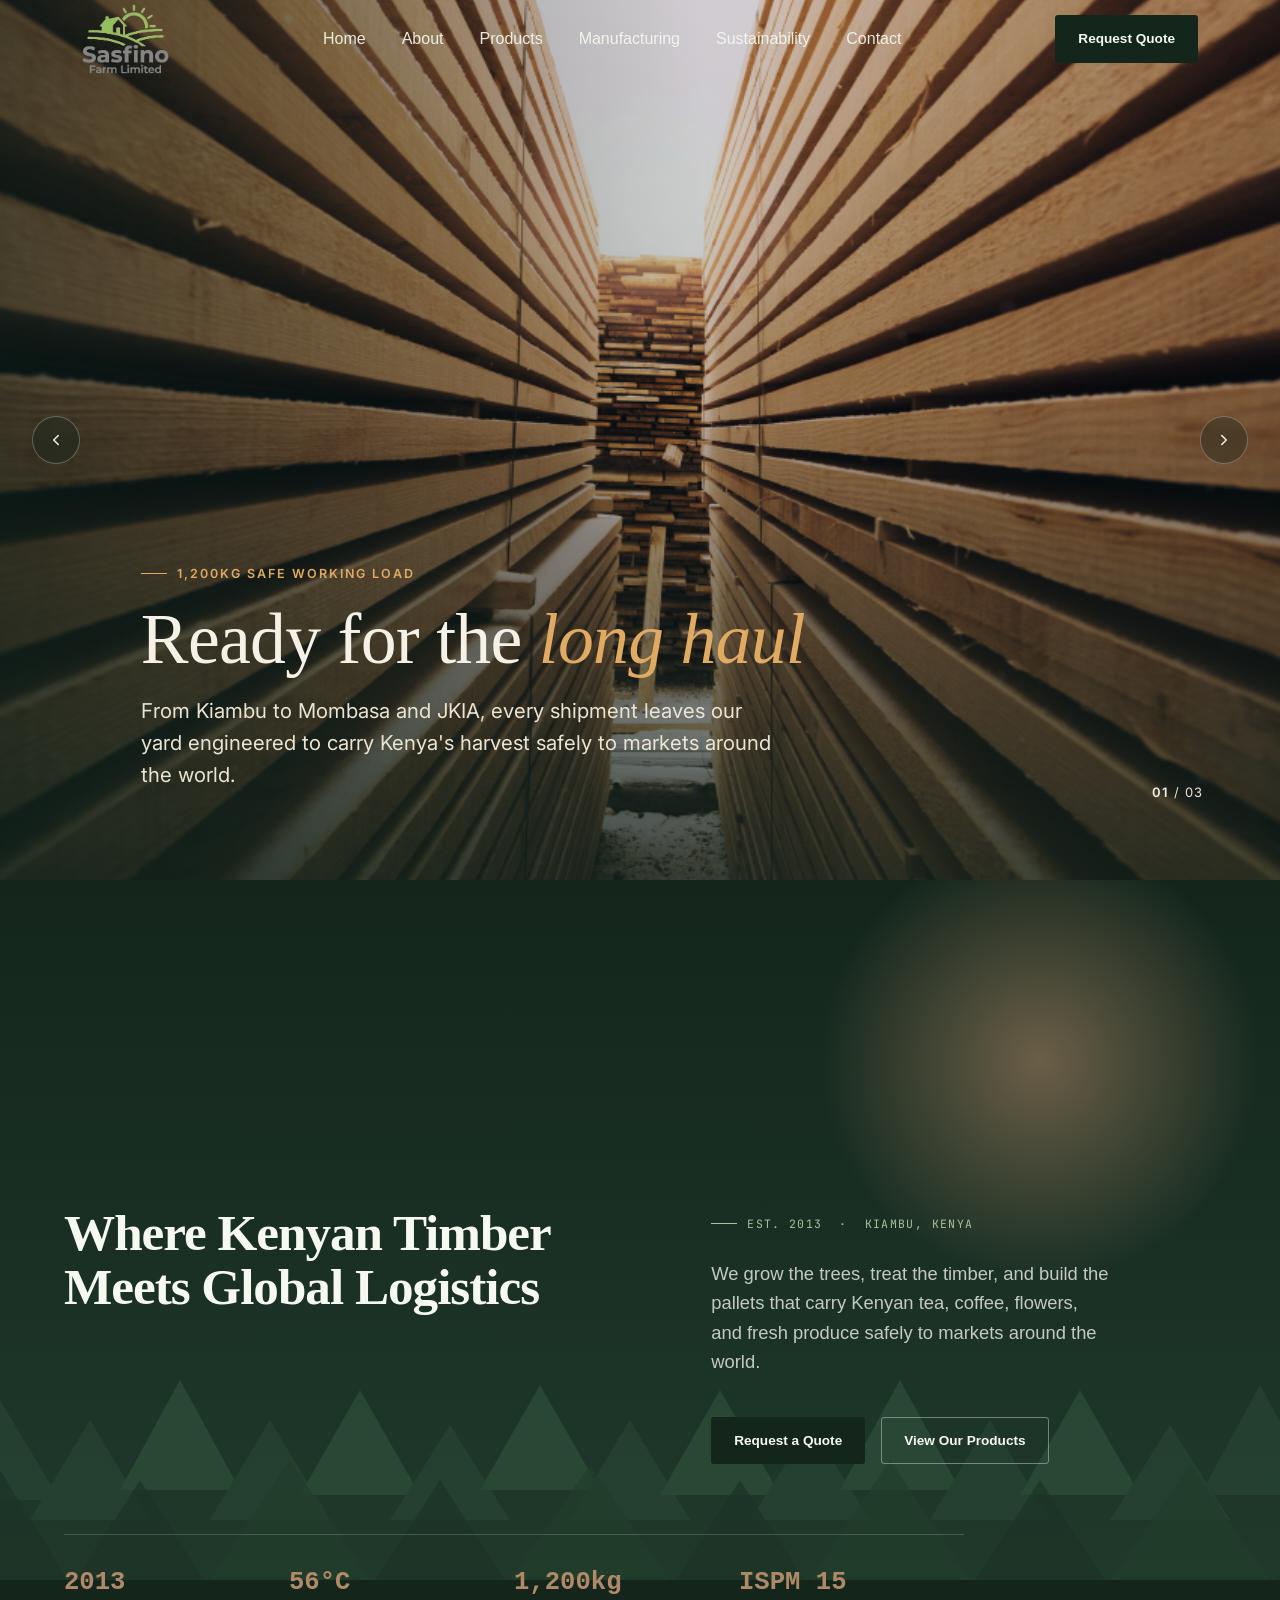
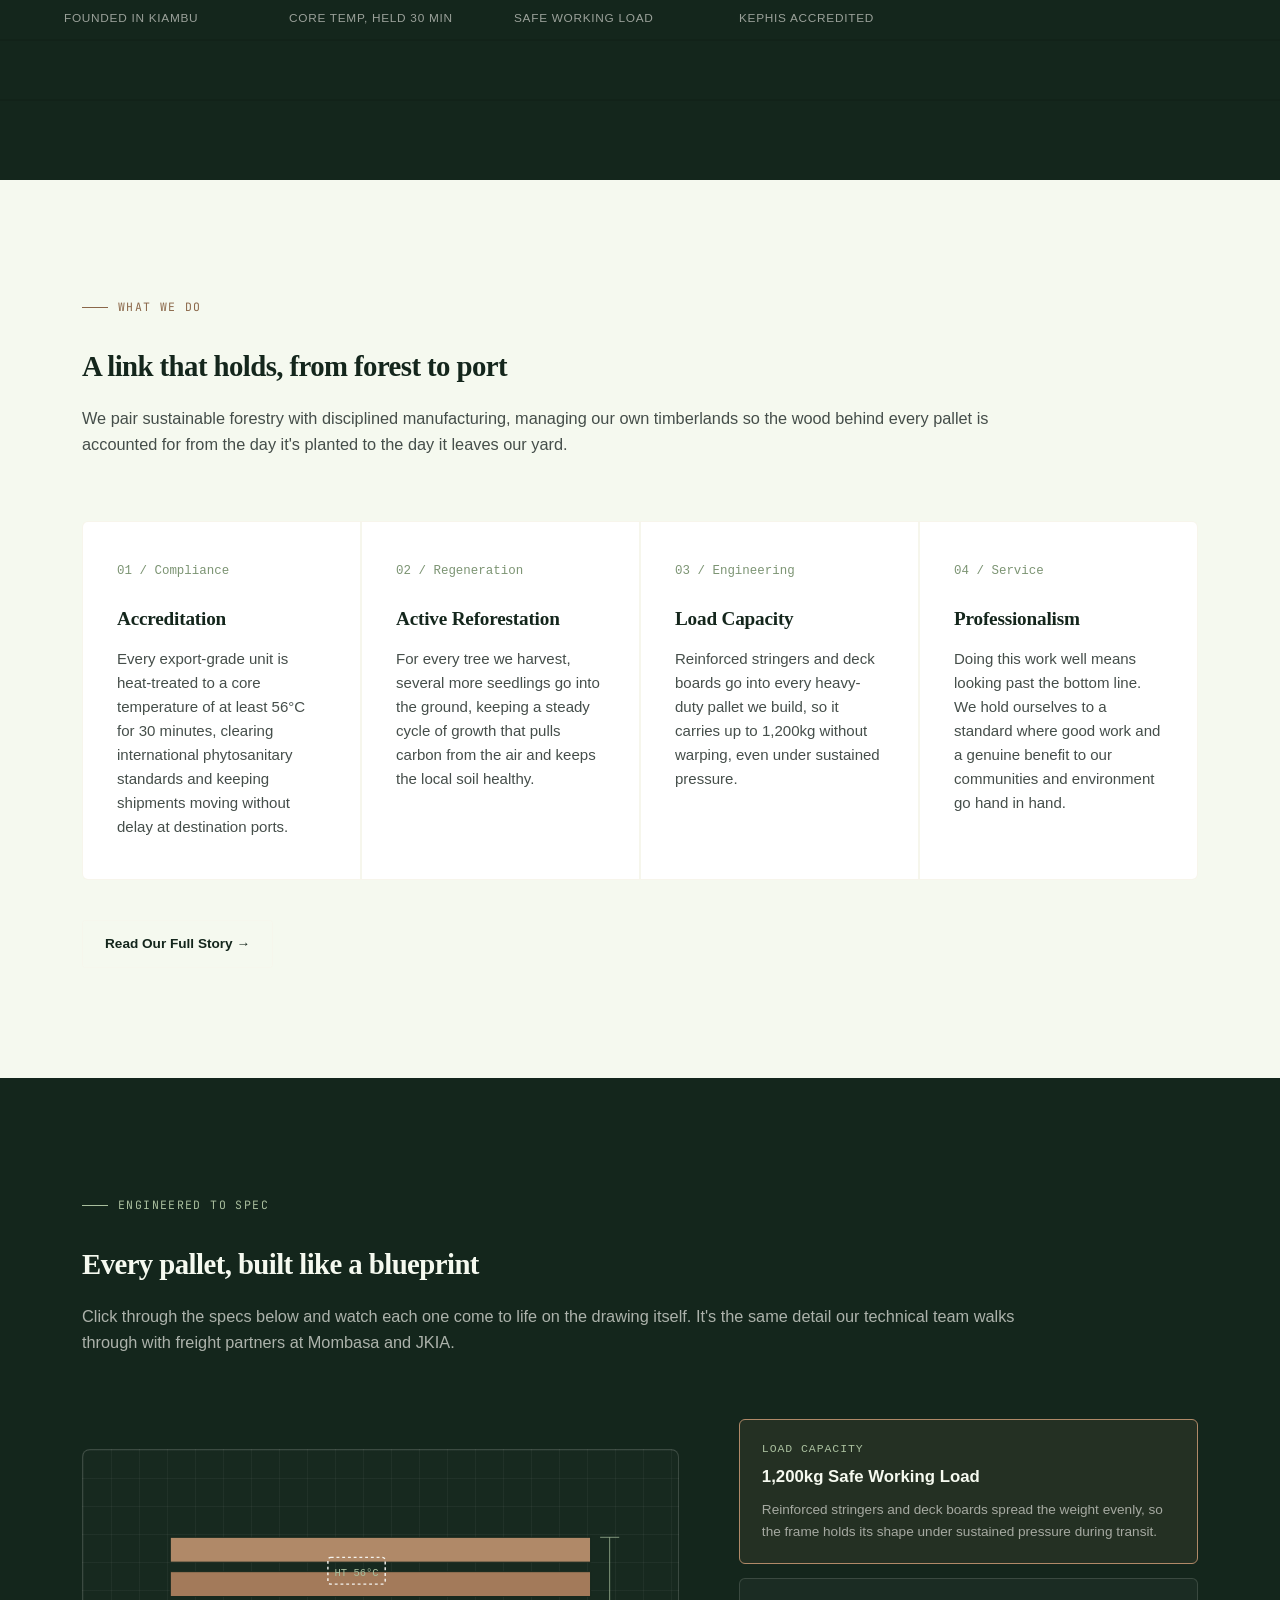
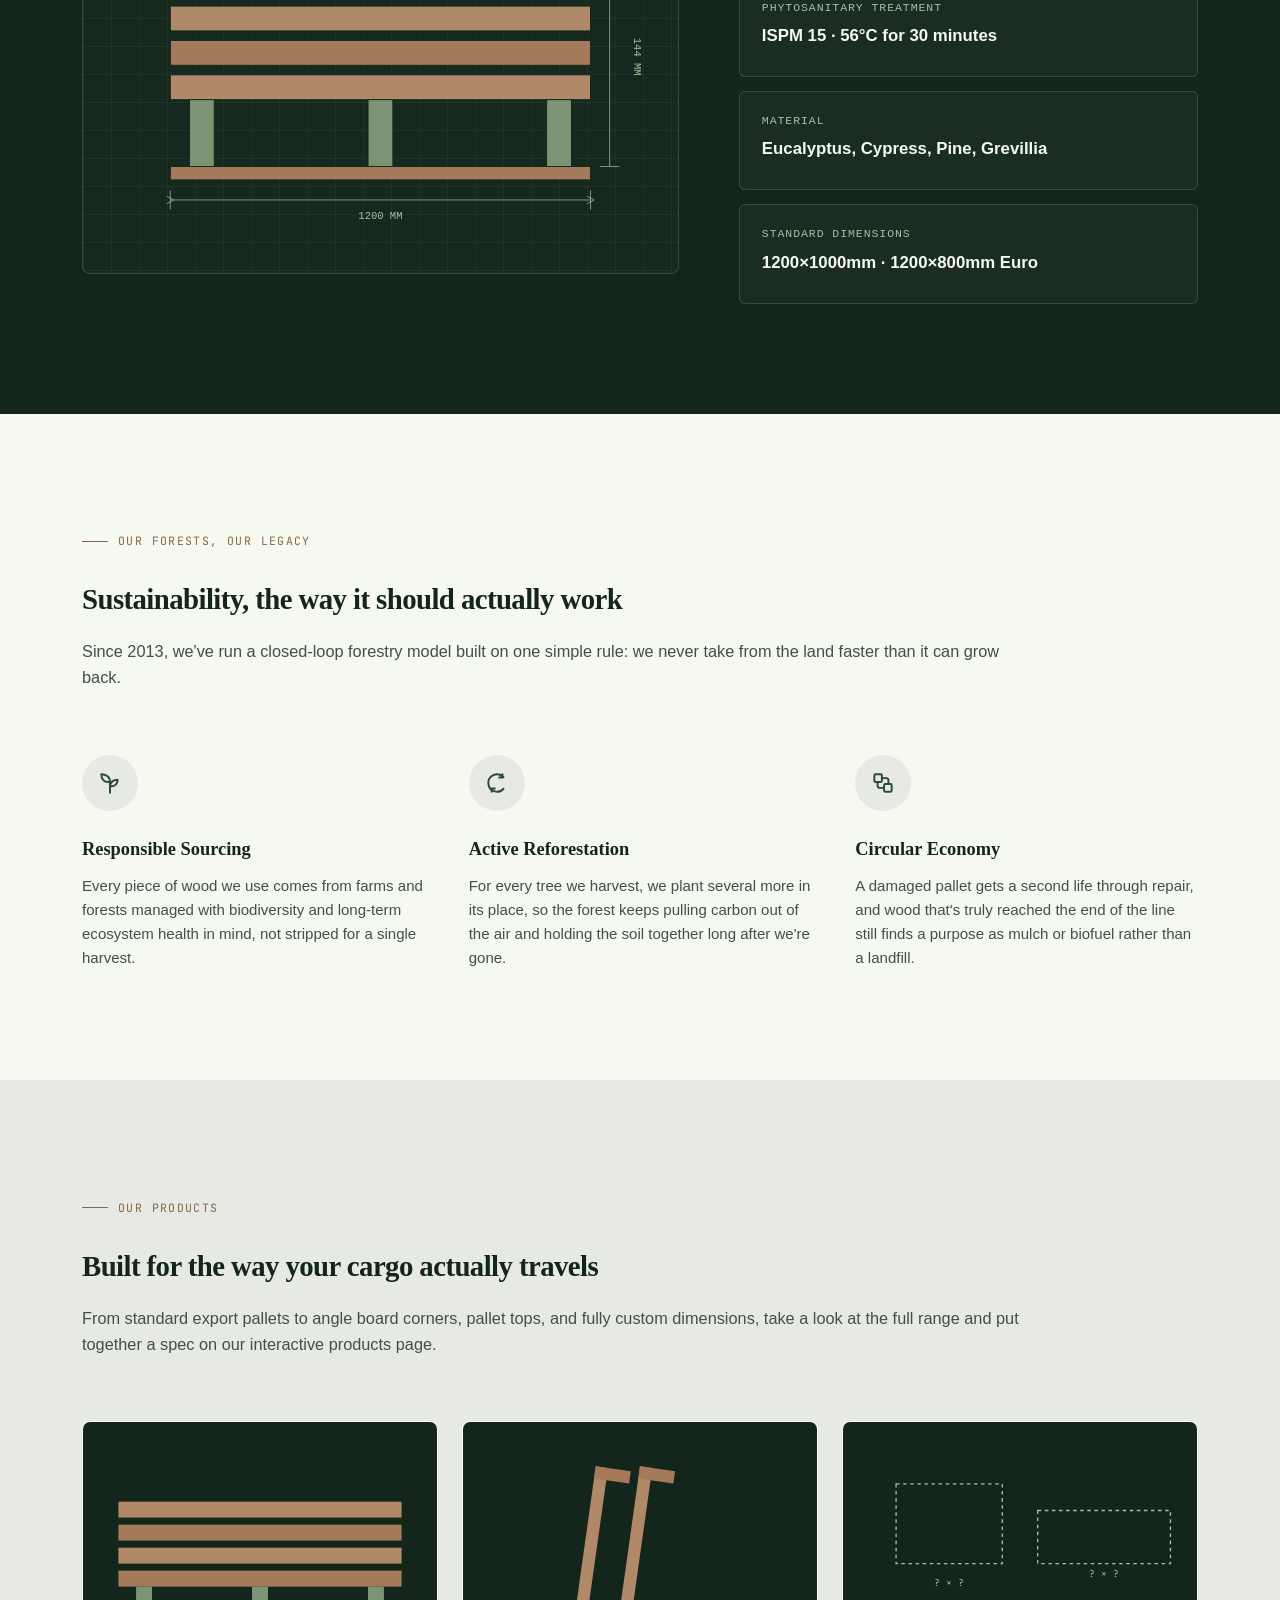
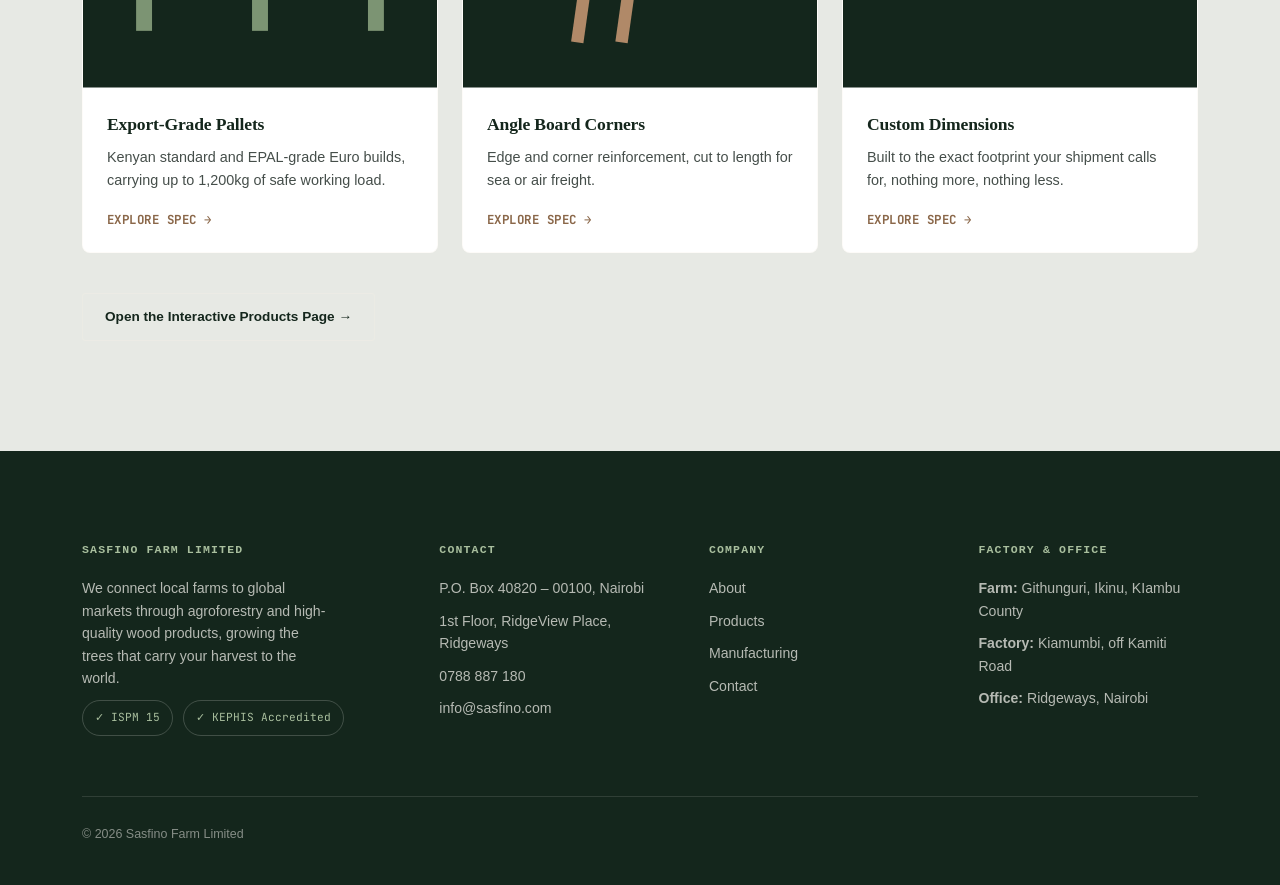
<file: index.html>
<!DOCTYPE html>
<html lang="en">
<head>
<meta charset="UTF-8">
<meta name="viewport" content="width=device-width, initial-scale=1.0">
<link rel="icon" type="image/png" href="Sasfino_Fav.png" />
<title>Sasfino Farm Limited — Wood Products Division</title>
<link rel="preconnect" href="https://fonts.googleapis.com">
<link rel="preconnect" href="https://fonts.gstatic.com" crossorigin>
<link href="https://fonts.googleapis.com/css2?family=Space+Grotesk:wght@400;500;600;700&family=Inter:wght@400;500;600;700&family=JetBrains+Mono:wght@400;500;700&display=swap" rel="stylesheet">
<link rel="stylesheet" href="style.css">
</head>
<body>

<header class="site-header">
  <div class="wrap">
    <div class="logo">
      <img src="sasfino_logo_2.png" alt="Sasfino Farm Limited" class="logo-img">
    </div>
    <nav class="main-nav" id="main-nav">
      <a href="index.html">Home</a>
      <a href="about.html">About</a>
      <a href="products.html">Products</a>
      <a href="manufacturing.html">Manufacturing</a>
      <a href="sustainability.html">Sustainability</a> 
      <a href="contact.html">Contact</a>
    </nav>
    <a href="contact.html" class="btn btn-primary">Request Quote</a>
    <button class="nav-toggle" id="nav-toggle" aria-label="Toggle menu" aria-expanded="false" aria-controls="main-nav">
      <span></span><span></span><span></span>
    </button>
  </div>
  <div class="nav-backdrop" id="nav-backdrop"></div>
</header>

<!--<section class="slideshow" aria-label="Sasfino Farm photo slideshow">
  <div class="slide active" style="background-image:url('slide-pallets_1.jpg')">
    <div class="slide-caption"><span>We produce the best pallets.</span></div>
  </div>
  <div class="slide" style="background-image:url('slide-reforestation_1.jpg')">
    <div class="slide-caption"><span>Every pallet is made from homegrown trees.</span></div>
  </div>
  <div class="slide" style="background-image:url('slide-kiln._1jpg')">
    <div class="slide-caption"><span>State of art manufacturing plant.</span></div>
  </div>
  <div class="slide" style="background-image:url('slide-angleboard_1.jpg')">
    <div class="slide-caption"><span>Final product ready for shipping.</span></div>
  </div>
  <div class="slideshow-overlay"></div>
  <div class="slideshow-dots">
    <button class="dot active" data-slide="0" aria-label="Show slide 1"></button>
    <button class="dot" data-slide="1" aria-label="Show slide 2"></button>
    <button class="dot" data-slide="2" aria-label="Show slide 3"></button>
    <button class="dot" data-slide="3" aria-label="Show slide 4"></button>
  </div>
</section>-->

<section class="hero-slideshow" id="heroSlideshow" aria-roledescription="carousel" aria-label="Sasfino Farm highlights">

  <!-- Slide 1 -->
  <div class="slide is-active" data-index="0">
    <div class="slide__img" style="background-image:url('2152009004.jpg');"></div>
    <div class="hero-copy">
      <span class="hero-eyebrow">Sasfino Farm Limited</span>
      <h1 class="hero-heading">Pallets built with <em>real</em> craft</h1>
      <p class="hero-subheading">From seedling to shipment, every pallet we make starts as a tree on our own land, grown, treated, and engineered under one roof.</p>
    </div>
  </div>

  <!-- Slide 2 -->
  <div class="slide is-active" data-index="1">
    <div class="slide__img" style="background-image:url('1443.jpg');"></div>
    <div class="hero-copy">
      <span class="hero-eyebrow">KEPHIS Accredited</span>
      <h1 class="hero-heading">Manufacturing that <em>meets the mark</em></h1>
      <p class="hero-subheading">Every batch is heat-treated to 56°C for a full 30 minutes, so it clears phytosanitary checks at destination without a second look.</p>
    </div>
  </div>

  <!-- Slide 3 -->
  <div class="slide is-active" data-index="2">
    <div class="slide__img" style="background-image:url('510 (1).jpg');"></div>
    <div class="hero-copy">
      <span class="hero-eyebrow">1,200kg Safe Working Load</span>
      <h1 class="hero-heading">Ready for the <em>long haul</em></h1>
      <p class="hero-subheading">From Kiambu to Mombasa and JKIA, every shipment leaves our yard engineered to carry Kenya's harvest safely to markets around the world.</p>
    </div>
  </div>

  <!-- Arrows -->
  <div class="hero-arrows">
    <button class="hero-arrow" id="prevBtn" aria-label="Previous slide">
      <svg viewBox="0 0 24 24" fill="none" stroke="currentColor" stroke-width="2" stroke-linecap="round" stroke-linejoin="round"><path d="M15 18l-6-6 6-6"/></svg>
    </button>
    <button class="hero-arrow" id="nextBtn" aria-label="Next slide">
      <svg viewBox="0 0 24 24" fill="none" stroke="currentColor" stroke-width="2" stroke-linecap="round" stroke-linejoin="round"><path d="M9 18l6-6-6-6"/></svg>
    </button>
  </div>

  <!-- Dots + counter -->
  <div class="hero-controls">
    <div class="hero-dots" id="heroDots"></div>
    <div class="hero-index"><strong id="heroIndexCurrent">01</strong> / 03</div>
  </div>

</section>

<section class="hero">
  <div class="hero-illustration">
    <svg viewBox="0 0 1400 900" preserveAspectRatio="xMidYMax slice" xmlns="http://www.w3.org/2000/svg">
      <defs>
        <radialGradient id="sunGrad" cx="50%" cy="50%" r="50%">
          <stop offset="0%" stop-color="#B08968" stop-opacity="0.55"/>
          <stop offset="100%" stop-color="#B08968" stop-opacity="0"/>
        </radialGradient>
      </defs>
      <circle cx="1100" cy="180" r="220" fill="url(#sunGrad)"/>
      <g opacity="0.5">
        <path d="M0 620 L60 520 L120 620 Z" fill="#2B4A37"/>
        <path d="M90 640 L150 540 L210 640 Z" fill="#2B4A37"/>
        <path d="M180 610 L240 500 L300 610 Z" fill="#345A40"/>
        <path d="M270 640 L330 540 L390 640 Z" fill="#2B4A37"/>
        <path d="M360 615 L420 510 L480 615 Z" fill="#345A40"/>
        <path d="M450 640 L510 545 L570 640 Z" fill="#2B4A37"/>
        <path d="M540 610 L600 505 L660 610 Z" fill="#345A40"/>
        <path d="M630 640 L690 540 L750 640 Z" fill="#2B4A37"/>
        <path d="M720 615 L780 510 L840 615 Z" fill="#345A40"/>
        <path d="M810 640 L870 545 L930 640 Z" fill="#2B4A37"/>
        <path d="M900 610 L960 500 L1020 610 Z" fill="#345A40"/>
        <path d="M990 640 L1050 540 L1110 640 Z" fill="#2B4A37"/>
        <path d="M1080 615 L1140 510 L1200 615 Z" fill="#345A40"/>
        <path d="M1170 640 L1230 545 L1290 640 Z" fill="#2B4A37"/>
        <path d="M1260 615 L1320 505 L1380 615 Z" fill="#2B4A37"/>
      </g>
      <g opacity="0.75">
        <path d="M-20 720 L60 590 L140 720 Z" fill="#1c3327"/>
        <path d="M110 740 L200 600 L290 740 Z" fill="#1c3327"/>
        <path d="M260 715 L350 580 L440 715 Z" fill="#223d2b"/>
        <path d="M410 740 L500 600 L590 740 Z" fill="#1c3327"/>
        <path d="M560 715 L650 585 L740 715 Z" fill="#223d2b"/>
        <path d="M710 740 L800 600 L890 740 Z" fill="#1c3327"/>
        <path d="M860 715 L950 580 L1040 715 Z" fill="#223d2b"/>
        <path d="M1010 740 L1100 600 L1190 740 Z" fill="#1c3327"/>
        <path d="M1160 715 L1250 585 L1340 715 Z" fill="#223d2b"/>
        <path d="M1310 740 L1400 600 L1440 740 Z" fill="#1c3327"/>
      </g>
      <rect x="0" y="700" width="1400" height="200" fill="#14261C"/>
      <g stroke="#0e1d15" stroke-width="1" opacity="0.6">
        <line x1="0" y1="760" x2="1400" y2="760"/>
        <line x1="0" y1="820" x2="1400" y2="820"/>
      </g>
    </svg>
  </div>
  <div class="wrap hero-content" style="width:100%;margin-left:5%;">
    <span class="eyebrow">Est. 2013 &nbsp;·&nbsp; Kiambu, Kenya</span>
    <h1 style="display:inline-block;width:99%;max-width:600px;float:left;//font-size:350%;margin-right:4%;font-size:clamp(2.0rem, 4.0vw, 4.1rem);" class="reveal is-visible">Where Kenyan Timber Meets Global Logistics</h1>
    <div style="display:inline-block;width:99%;max-width:400px;">
    <p class="sub reveal is-visible">We grow the trees, treat the timber, and build the pallets that carry Kenyan tea, coffee, flowers, and fresh produce safely to markets around the world.</p>
    <div class="hero-ctas reveal is-visible">
      <a href="contact.html" class="btn btn-primary">Request a Quote</a>
      <a href="products.html" class="btn btn-outline">View Our Products</a>
    </div>
    </div><br>
    <div class="stat-strip reveal is-visible">
      <div><span class="num">2013</span><span class="label">Founded in Kiambu</span></div>
      <div><span class="num">56°C</span><span class="label">Core Temp, Held 30 Min</span></div>
      <div><span class="num">1,200kg</span><span class="label">Safe Working Load</span></div>
      <div><span class="num">ISPM 15</span><span class="label">KEPHIS Accredited</span></div>
    </div>
  </div>
</section>

<section id="about">
  <div class="wrap">
    <div styled="width:100%;" class="section-head reveal">
      <span class="eyebrow">What we do</span>
      <h2>A link that holds, from forest to port</h2>
      <p>We pair sustainable forestry with disciplined manufacturing, managing our own timberlands so the wood behind every pallet is accounted for from the day it's planted to the day it leaves our yard.</p>
    </div>
    <div class="feature-grid">
      <div class="feature-card reveal">
        <span class="idx">01 / Compliance</span>
        <h3>Accreditation</h3>
        <p>Every export-grade unit is heat-treated to a core temperature of at least 56°C for 30 minutes, clearing international phytosanitary standards and keeping shipments moving without delay at destination ports.</p>
      </div>
      <div class="feature-card reveal">
        <span class="idx">02 / Regeneration</span>
        <h3>Active Reforestation</h3>
        <p>For every tree we harvest, several more seedlings go into the ground, keeping a steady cycle of growth that pulls carbon from the air and keeps the local soil healthy.</p>
      </div>
      <div class="feature-card reveal">
        <span class="idx">03 / Engineering</span>
        <h3>Load Capacity</h3>
        <p>Reinforced stringers and deck boards go into every heavy-duty pallet we build, so it carries up to 1,200kg without warping, even under sustained pressure.</p>
      </div>
      <div class="feature-card reveal">
        <span class="idx">04 / Service</span>
        <h3>Professionalism</h3>
        <p>Doing this work well means looking past the bottom line. We hold ourselves to a standard where good work and a genuine benefit to our communities and environment go hand in hand.</p>
      </div>
    </div>
    <div class="reveal" style="margin-top:40px;">
      <a href="about.html" class="btn btn-ghost">Read Our Full Story →</a>
    </div>
  </div>
</section>

<section class="blueprint-section" id="specs">
  <div class="wrap">
    <div class="section-head reveal">
      <span class="eyebrow">Engineered to spec</span>
      <h2>Every pallet, built like a blueprint</h2>
      <p>Click through the specs below and watch each one come to life on the drawing itself. It's the same detail our technical team walks through with freight partners at Mombasa and JKIA.</p>
    </div>
    <div class="blueprint-wrap">
      <div class="blueprint-canvas reveal">
        <svg viewBox="0 0 560 380" xmlns="http://www.w3.org/2000/svg">
          <!-- Deck boards -->
          <g id="deck-boards">
            <rect x="60" y="60" width="440" height="26" fill="#B08968" stroke="#14261C" stroke-width="1"/>
            <rect x="60" y="96" width="440" height="26" fill="#a37a5a" stroke="#14261C" stroke-width="1"/>
            <rect x="60" y="132" width="440" height="26" fill="#B08968" stroke="#14261C" stroke-width="1"/>
            <rect x="60" y="168" width="440" height="26" fill="#a37a5a" stroke="#14261C" stroke-width="1"/>
            <rect x="60" y="204" width="440" height="26" fill="#B08968" stroke="#14261C" stroke-width="1"/>
          </g>
          <!-- Stringers -->
          <rect id="stringer-1" class="hotspot" x="80" y="230" width="26" height="70" fill="#7C9473" stroke="#14261C" stroke-width="1"/>
          <rect id="stringer-2" class="hotspot" x="267" y="230" width="26" height="70" fill="#7C9473" stroke="#14261C" stroke-width="1"/>
          <rect id="stringer-3" class="hotspot" x="454" y="230" width="26" height="70" fill="#7C9473" stroke="#14261C" stroke-width="1"/>
          <!-- Bottom boards -->
          <rect x="60" y="300" width="440" height="14" fill="#a37a5a" stroke="#14261C" stroke-width="1"/>

          <!-- HT stamp hotspot -->
          <g id="ht-stamp" class="hotspot" transform="translate(255,95)">
            <rect x="-30" y="-14" width="60" height="28" rx="3" fill="none" stroke="#F5F4EF" stroke-width="1.5" stroke-dasharray="3 3"/>
            <text x="0" y="5" text-anchor="middle" class="dim-text" font-size="10" fill="#F5F4EF">HT 56°C</text>
          </g>

          <!-- Width dimension -->
          <line class="dim-line" x1="60" y1="335" x2="500" y2="335" marker-start="url(#arrow)" marker-end="url(#arrow)"/>
          <line class="dim-line" x1="60" y1="325" x2="60" y2="345"/>
          <line class="dim-line" x1="500" y1="325" x2="500" y2="345"/>
          <text x="280" y="355" text-anchor="middle" class="dim-text">1200 MM</text>

          <!-- Height dimension -->
          <line class="dim-line" x1="520" y1="60" x2="520" y2="300"/>
          <line class="dim-line" x1="510" y1="60" x2="530" y2="60"/>
          <line class="dim-line" x1="510" y1="300" x2="530" y2="300"/>
          <text x="545" y="185" text-anchor="middle" class="dim-text" transform="rotate(90 545 185)">144 MM</text>

          <defs>
            <marker id="arrow" markerWidth="8" markerHeight="8" refX="4" refY="4" orient="auto">
              <path d="M0,0 L8,4 L0,8" fill="none" stroke="#A9BF9E" stroke-width="1"/>
            </marker>
          </defs>
        </svg>
      </div>
      <div class="spec-panel reveal">
        <div class="spec-item active" data-target="stringer-1 stringer-2 stringer-3">
          <div class="spec-label">Load Capacity</div>
          <div class="spec-value">1,200kg Safe Working Load</div>
          <div class="spec-detail">Reinforced stringers and deck boards spread the weight evenly, so the frame holds its shape under sustained pressure during transit.</div>
        </div>
        <div class="spec-item" data-target="ht-stamp">
          <div class="spec-label">Phytosanitary Treatment</div>
          <div class="spec-value">ISPM 15 · 56°C for 30 minutes</div>
          <div class="spec-detail">Heat treatment clears out pests at the source, satisfying the phytosanitary rules that every major destination port checks for.</div>
        </div>
        <div class="spec-item" data-target="deck-boards">
          <div class="spec-label">Material</div>
          <div class="spec-value">Eucalyptus, Cypress, Pine, Grevillia</div>
          <div class="spec-detail">Sturdy hardwoods carry the heavy-duty loads; lighter softwoods keep air freight builds economical without cutting corners on strength.</div>
        </div>
        <div class="spec-item" data-target="none">
          <div class="spec-label">Standard Dimensions</div>
          <div class="spec-value">1200×1000mm · 1200×800mm Euro</div>
          <div class="spec-detail">Our Kenyan standard suits fruit, vegetable, tea, and coffee shipments, while the Euro build meets EPAL-grade specification for buyers in Europe.</div>
        </div>
      </div>
    </div>
  </div>
</section>

<section id="sustainability">
  <div class="wrap">
    <div class="section-head reveal">
      <span class="eyebrow">Our forests, our legacy</span>
      <h2>Sustainability, the way it should actually work</h2>
      <p>Since 2013, we've run a closed-loop forestry model built on one simple rule: we never take from the land faster than it can grow back.</p>
    </div>
    <div class="sustain-grid">
      <div class="sustain-item reveal">
        <div class="icon-wrap">
          <svg viewBox="0 0 24 24" fill="none" xmlns="http://www.w3.org/2000/svg">
            <path d="M12 21V11" stroke="#2B4A37" stroke-width="1.8" stroke-linecap="round"/>
            <path d="M12 11C12 6 8 4 4 4C4 8 6 12 12 11Z" stroke="#2B4A37" stroke-width="1.8" stroke-linejoin="round"/>
            <path d="M12 15C12 11 15.5 9 19 9C19 12.5 17 15.5 12 15Z" stroke="#2B4A37" stroke-width="1.8" stroke-linejoin="round"/>
          </svg>
        </div>
        <h3>Responsible Sourcing</h3>
        <p>Every piece of wood we use comes from farms and forests managed with biodiversity and long-term ecosystem health in mind, not stripped for a single harvest.</p>
      </div>
      <div class="sustain-item reveal">
        <div class="icon-wrap">
          <svg viewBox="0 0 24 24" fill="none" xmlns="http://www.w3.org/2000/svg">
            <path d="M4 12a8 8 0 0 1 14-5.3M4 12a8 8 0 0 0 14 5.3" stroke="#2B4A37" stroke-width="1.8" stroke-linecap="round"/>
            <path d="M17 4v3h-3M7 20v-3h3" stroke="#2B4A37" stroke-width="1.8" stroke-linecap="round" stroke-linejoin="round"/>
          </svg>
        </div>
        <h3>Active Reforestation</h3>
        <p>For every tree we harvest, we plant several more in its place, so the forest keeps pulling carbon out of the air and holding the soil together long after we're gone.</p>
      </div>
      <div class="sustain-item reveal">
        <div class="icon-wrap">
          <svg viewBox="0 0 24 24" fill="none" xmlns="http://www.w3.org/2000/svg">
            <rect x="4" y="4" width="7" height="7" rx="1" stroke="#2B4A37" stroke-width="1.8"/>
            <rect x="13" y="13" width="7" height="7" rx="1" stroke="#2B4A37" stroke-width="1.8"/>
            <path d="M11 7.5h4a2 2 0 0 1 2 2V13M13 16.5H9a2 2 0 0 1-2-2V11" stroke="#2B4A37" stroke-width="1.8" stroke-linecap="round"/>
          </svg>
        </div>
        <h3>Circular Economy</h3>
        <p>A damaged pallet gets a second life through repair, and wood that's truly reached the end of the line still finds a purpose as mulch or biofuel rather than a landfill.</p>
      </div>
    </div>
  </div>
</section>

<section id="products" style="background:var(--slate-light);">
  <div class="wrap">
    <div class="section-head reveal">
      <span class="eyebrow">Our products</span>
      <h2>Built for the way your cargo actually travels</h2>
      <p>From standard export pallets to angle board corners, pallet tops, and fully custom dimensions, take a look at the full range and put together a spec on our interactive products page.</p>
    </div>
    <div class="product-teaser-grid reveal">
      <a href="products.html#pallets" class="product-teaser-card">
        <div class="ptc-visual">
          <svg viewBox="0 0 400 300" xmlns="http://www.w3.org/2000/svg">
            <rect width="400" height="300" fill="#14261C"/>
            <g transform="translate(40,90)">
              <rect x="0" y="0" width="320" height="18" fill="#B08968"/>
              <rect x="0" y="26" width="320" height="18" fill="#a37a5a"/>
              <rect x="0" y="52" width="320" height="18" fill="#B08968"/>
              <rect x="0" y="78" width="320" height="18" fill="#a37a5a"/>
              <rect x="20" y="96" width="18" height="50" fill="#7C9473"/>
              <rect x="151" y="96" width="18" height="50" fill="#7C9473"/>
              <rect x="282" y="96" width="18" height="50" fill="#7C9473"/>
            </g>
          </svg>
        </div>
        <h3>Export-Grade Pallets</h3>
        <p>Kenyan standard and EPAL-grade Euro builds, carrying up to 1,200kg of safe working load.</p>
        <span class="ptc-link">Explore spec →</span>
      </a>
      <a href="products.html#angle" class="product-teaser-card">
        <div class="ptc-visual">
          <svg viewBox="0 0 400 300" xmlns="http://www.w3.org/2000/svg">
            <rect width="400" height="300" fill="#14261C"/>
            <g transform="translate(150,50) rotate(8)">
              <rect x="0" y="0" width="14" height="200" fill="#B08968"/>
              <rect x="0" y="0" width="40" height="14" fill="#a37a5a"/>
            </g>
            <g transform="translate(200,50) rotate(8)">
              <rect x="0" y="0" width="14" height="200" fill="#B08968"/>
              <rect x="0" y="0" width="40" height="14" fill="#a37a5a"/>
            </g>
          </svg>
        </div>
        <h3>Angle Board Corners</h3>
        <p>Edge and corner reinforcement, cut to length for sea or air freight.</p>
        <span class="ptc-link">Explore spec →</span>
      </a>
      <a href="products.html#custom" class="product-teaser-card">
        <div class="ptc-visual">
          <svg viewBox="0 0 400 300" xmlns="http://www.w3.org/2000/svg">
            <rect width="400" height="300" fill="#14261C"/>
            <rect x="60" y="70" width="120" height="90" fill="none" stroke="#A9BF9E" stroke-width="1.5" stroke-dasharray="4 4"/>
            <rect x="220" y="100" width="150" height="60" fill="none" stroke="#A9BF9E" stroke-width="1.5" stroke-dasharray="4 4"/>
            <text x="120" y="185" text-anchor="middle" font-family="JetBrains Mono" font-size="11" fill="#A9BF9E">? × ?</text>
            <text x="295" y="175" text-anchor="middle" font-family="JetBrains Mono" font-size="11" fill="#A9BF9E">? × ?</text>
          </svg>
        </div>
        <h3>Custom Dimensions</h3>
        <p>Built to the exact footprint your shipment calls for, nothing more, nothing less.</p>
        <span class="ptc-link">Explore spec →</span>
      </a>
    </div>
    <div class="reveal" style="margin-top:40px;">
      <a href="products.html" class="btn btn-ghost">Open the Interactive Products Page →</a>
    </div>
  </div>
</section>

<footer id="contact">
  <div class="wrap">
    <div class="footer-grid">
      <div>
        <h5>Sasfino Farm Limited</h5>
        <p style="max-width:32ch; color:rgba(245,244,239,0.72);">We connect local farms to global markets through agroforestry and high-quality wood products, growing the trees that carry your harvest to the world.</p>
        <div class="cert-badges">
          <span class="cert-badge">✓ ISPM 15</span>
          <span class="cert-badge">✓ KEPHIS Accredited</span>
        </div>
      </div>
      <div>
        <h5>Contact</h5>
        <p>P.O. Box 40820 – 00100, Nairobi</p>
        <p>1st Floor, RidgeView Place, Ridgeways</p>
        <a href="tel:+254788887180">0788 887 180</a>
        <a href="mailto:info@sasfino.com">info@sasfino.com</a>
      </div>
      <div>
        <h5>Company</h5>
        <a href="about.html">About</a>
        <a href="products.html">Products</a>
        <a href="manufacturing.html">Manufacturing</a>
        <a href="contact.html">Contact</a>
      </div>
      <div>
        <h5>Factory & Office</h5>
        <p><b>Farm:</b> Githunguri, Ikinu, KIambu County</p>
        <p><b>Factory:</b> Kiamumbi, off Kamiti Road</p>
        <p><b>Office:</b> Ridgeways, Nairobi</p>
      </div>
    </div>
    <div class="footer-bottom">
      <span>© 2026 Sasfino Farm Limited</span>
      <span class="mono"> </span>
    </div>
  </div>
</footer>

<script src="script.js"></script>

</body>
</html>
</file>
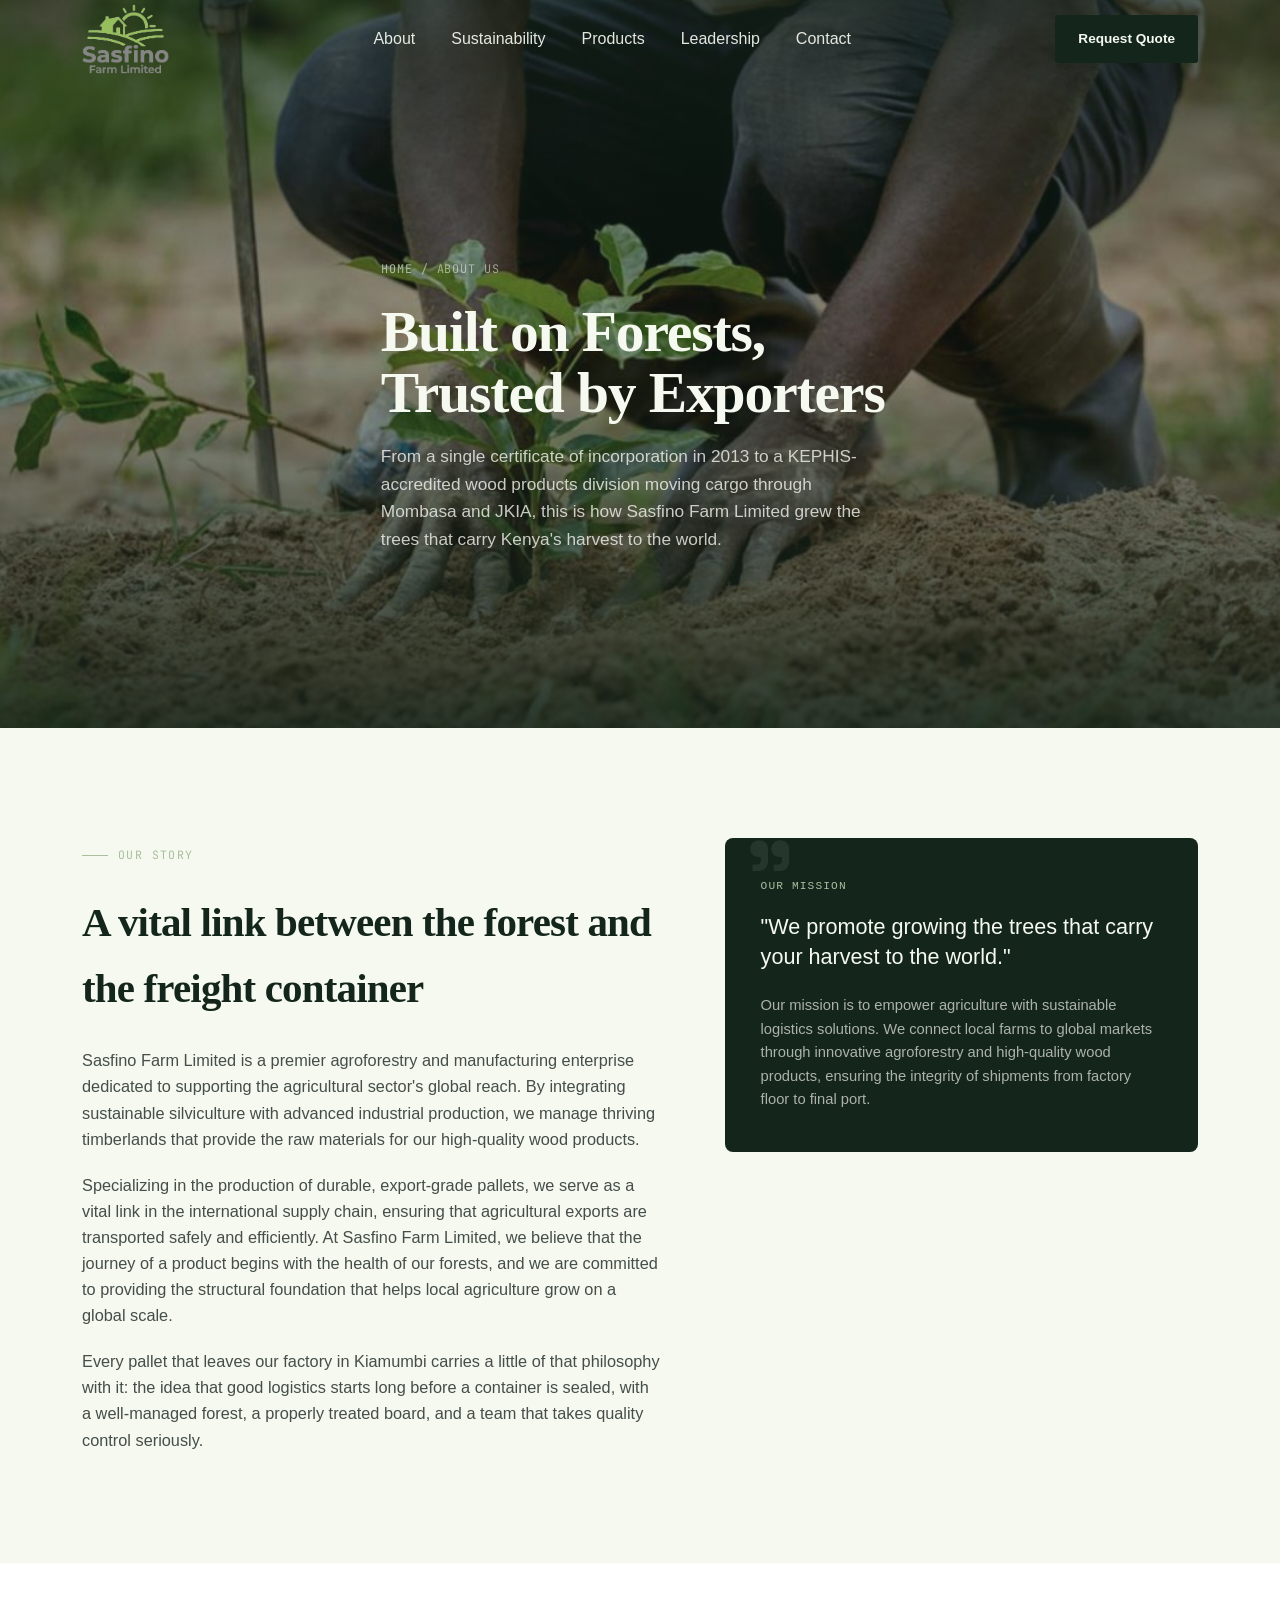
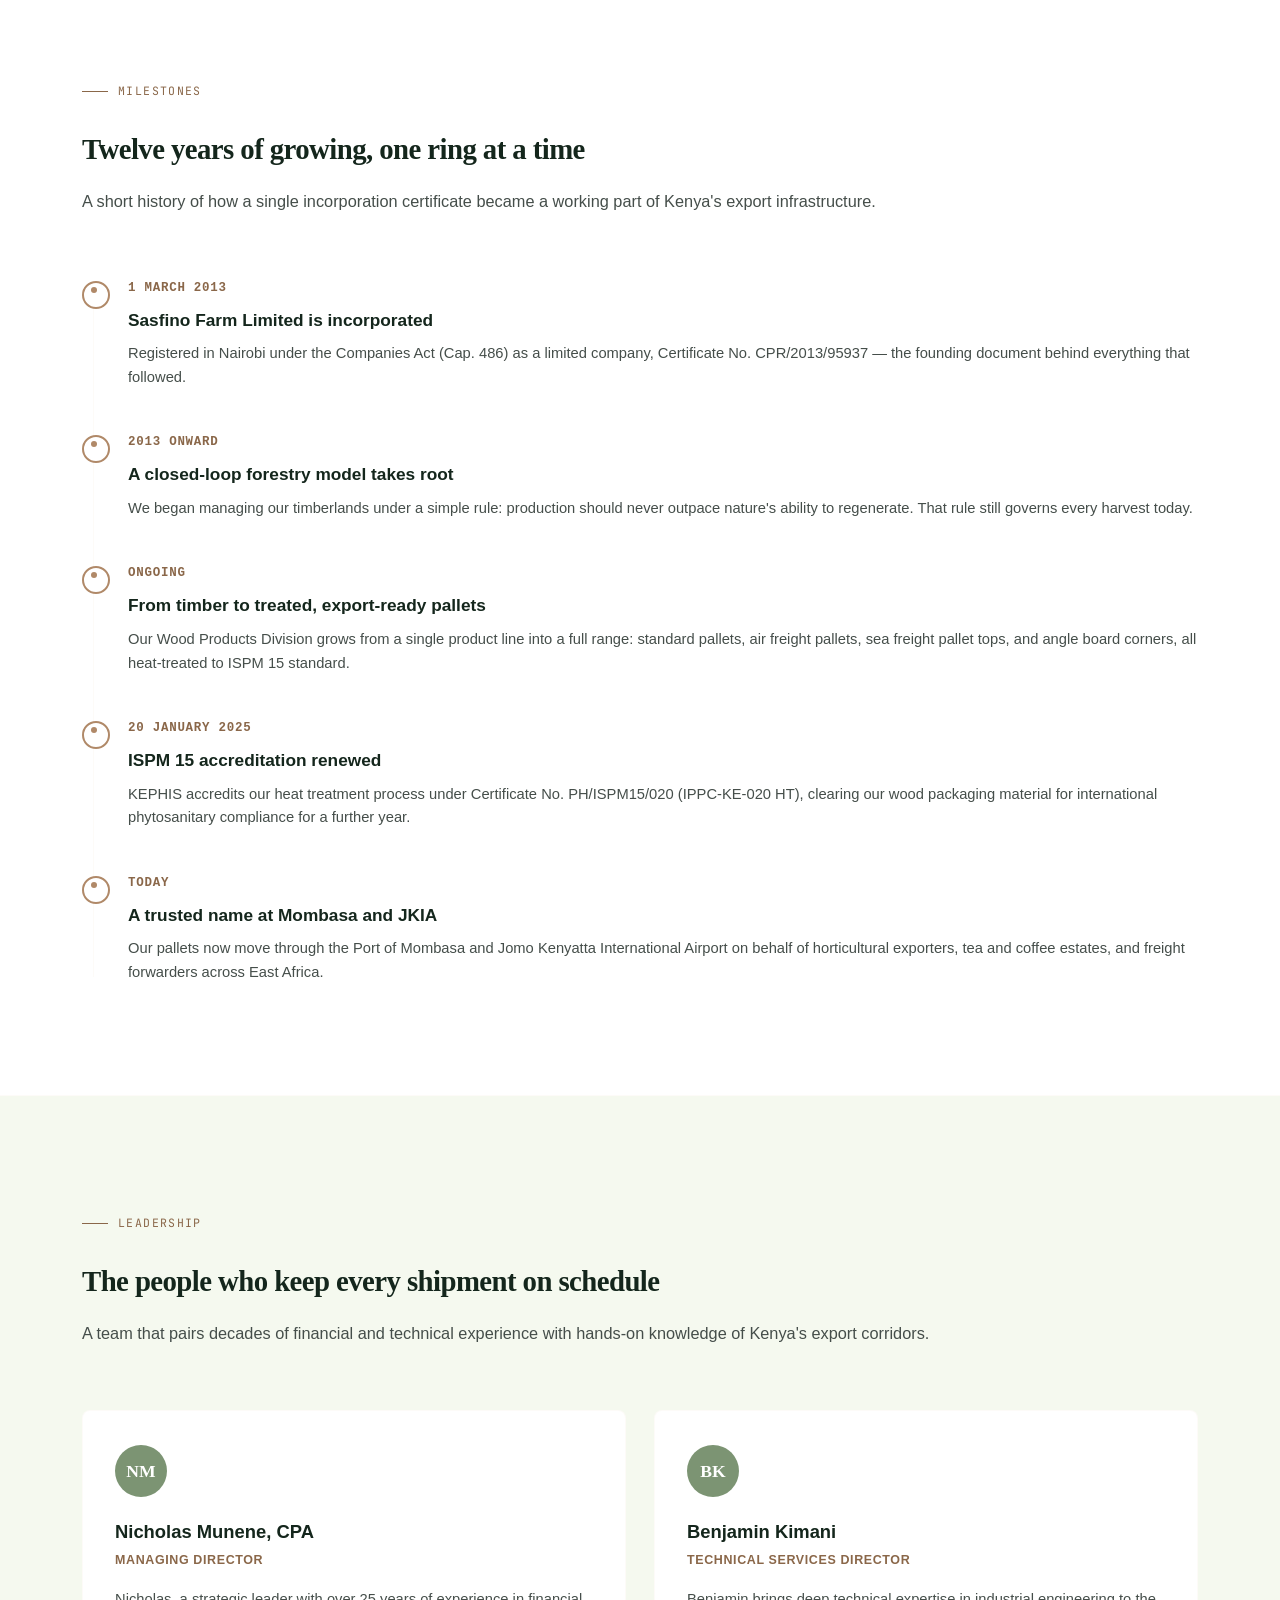
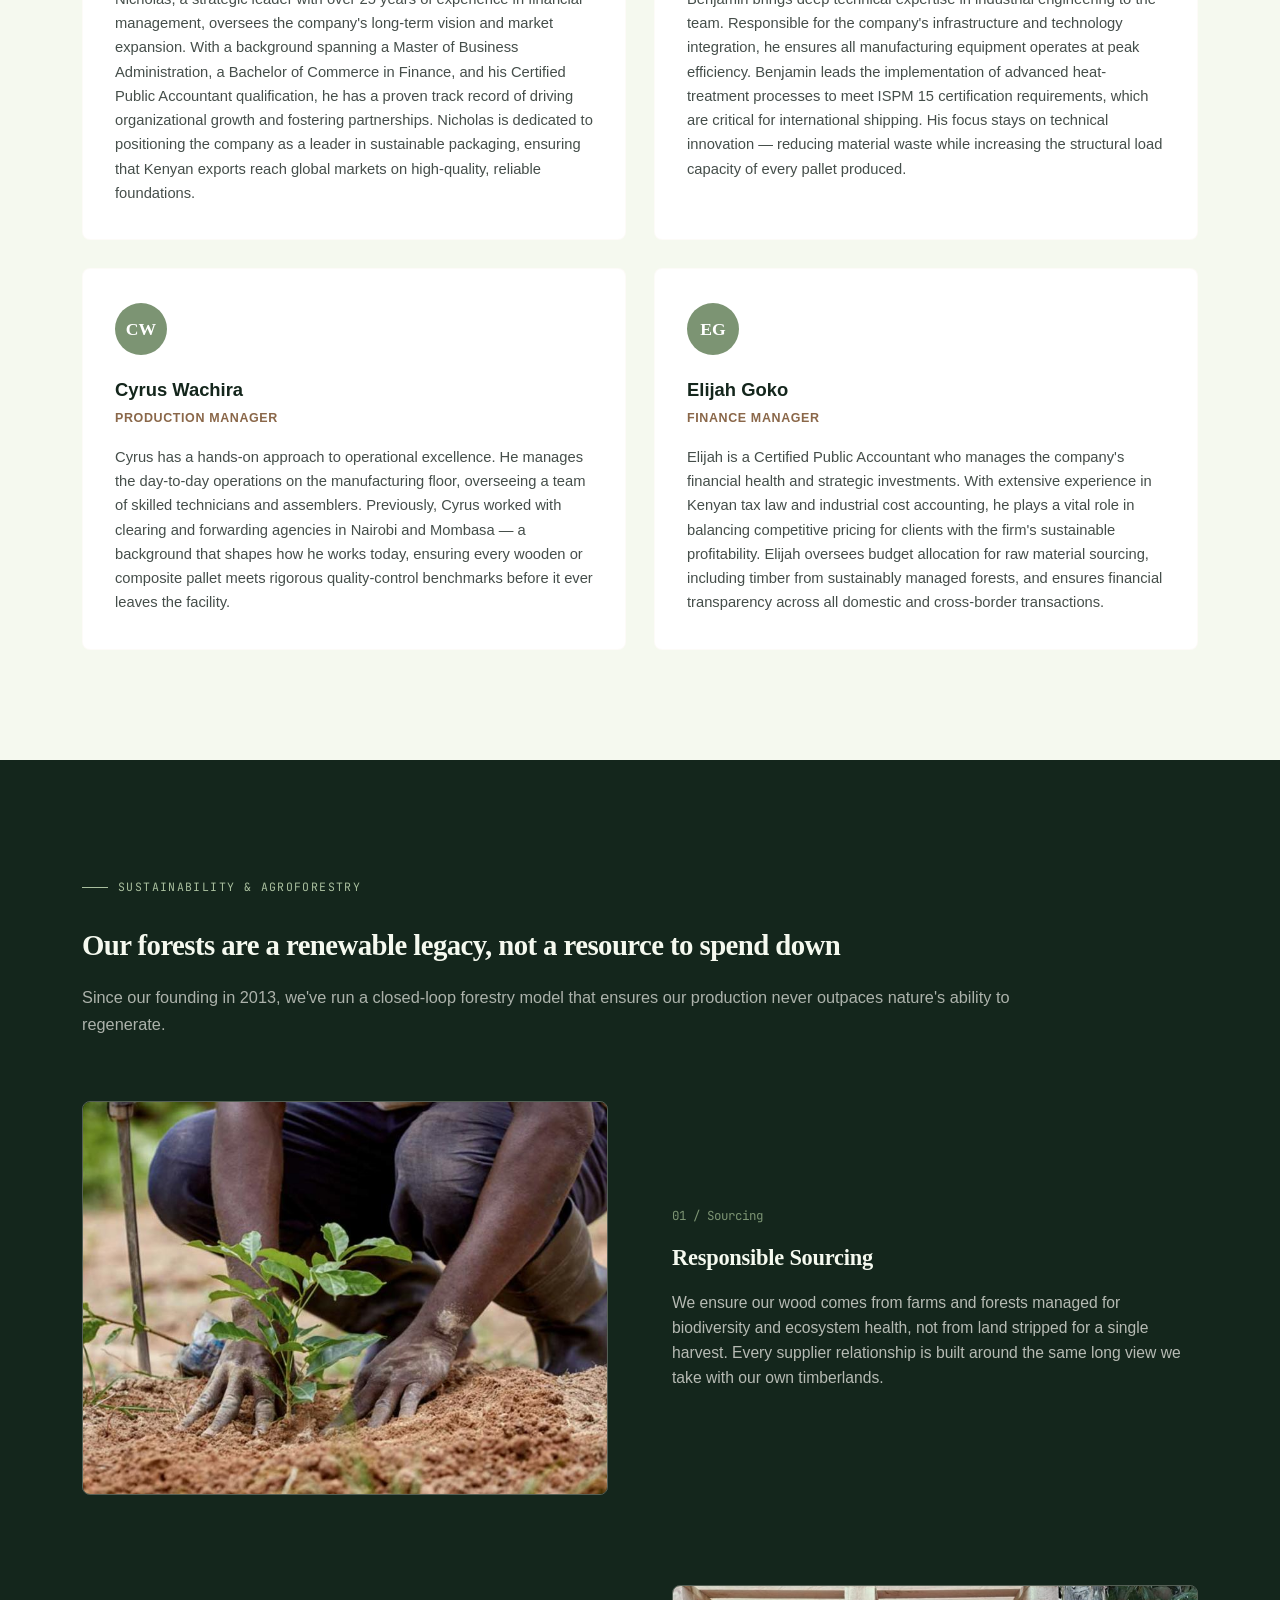
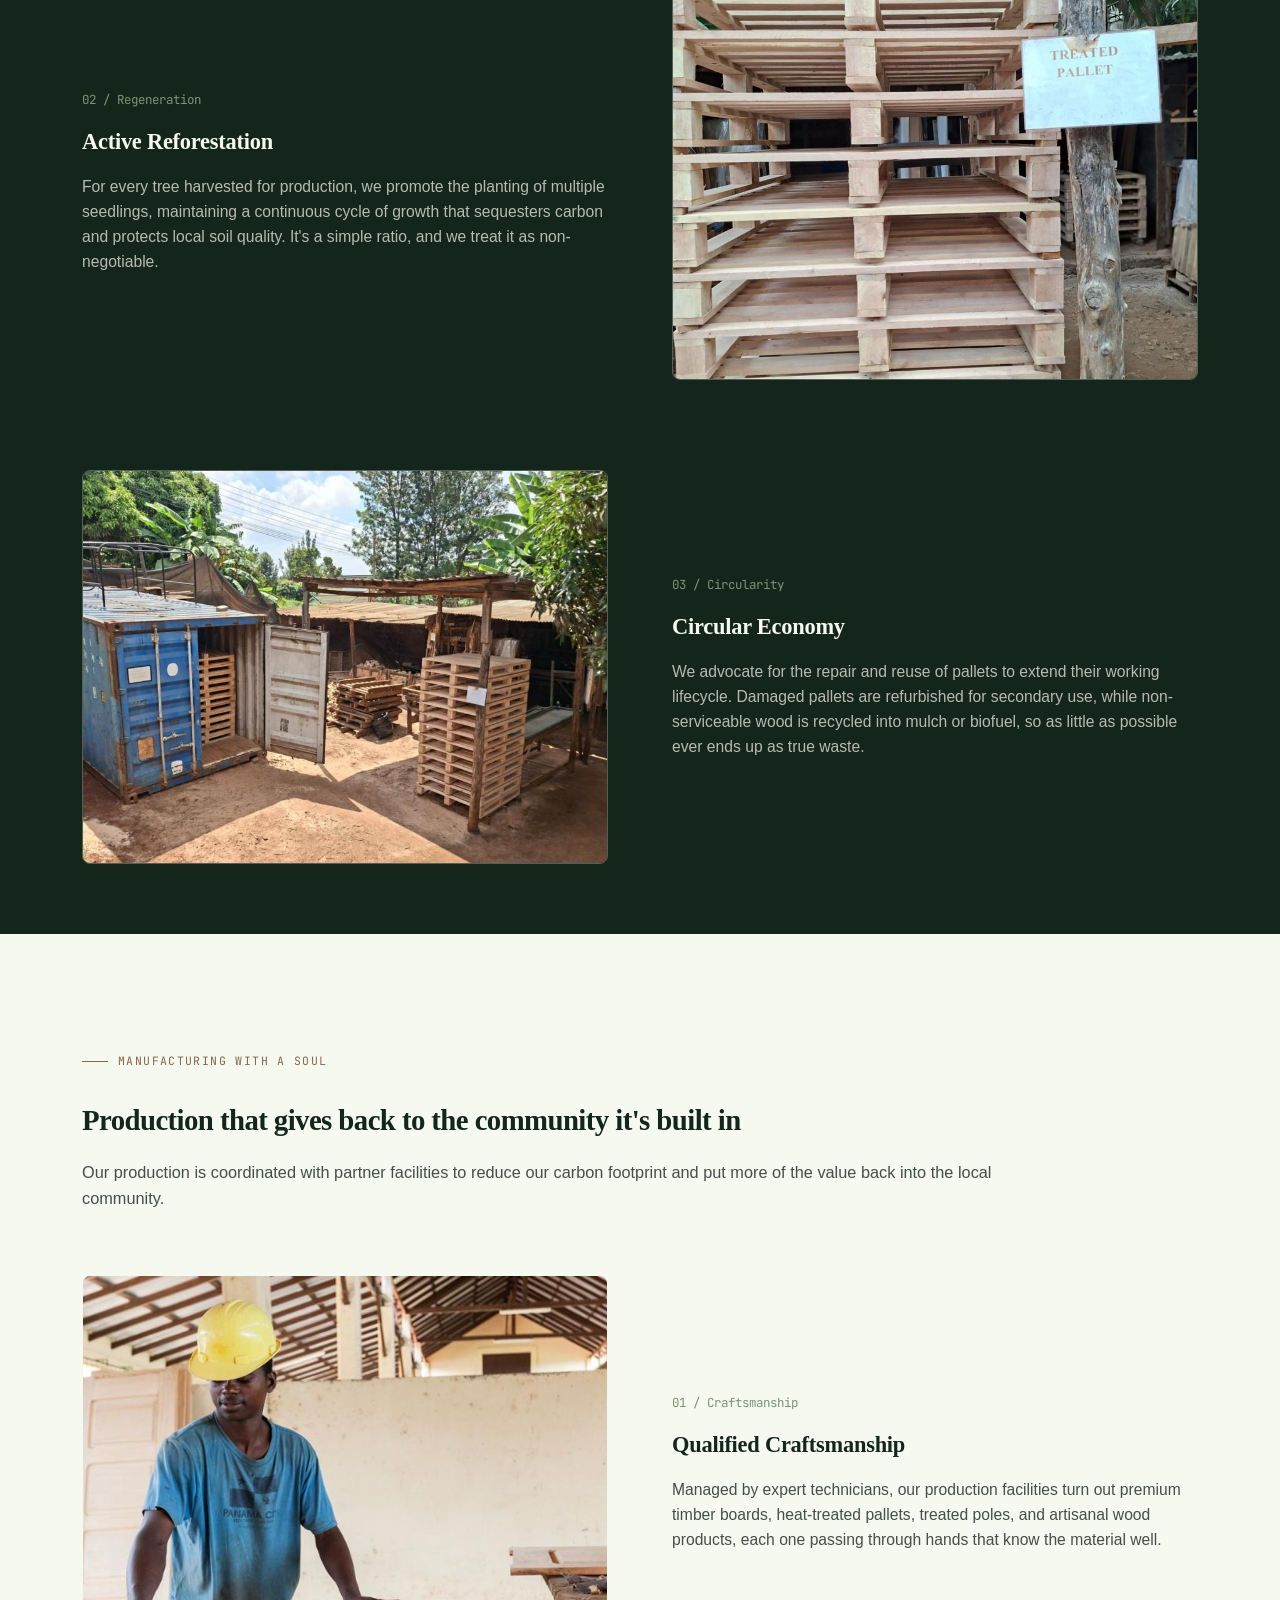
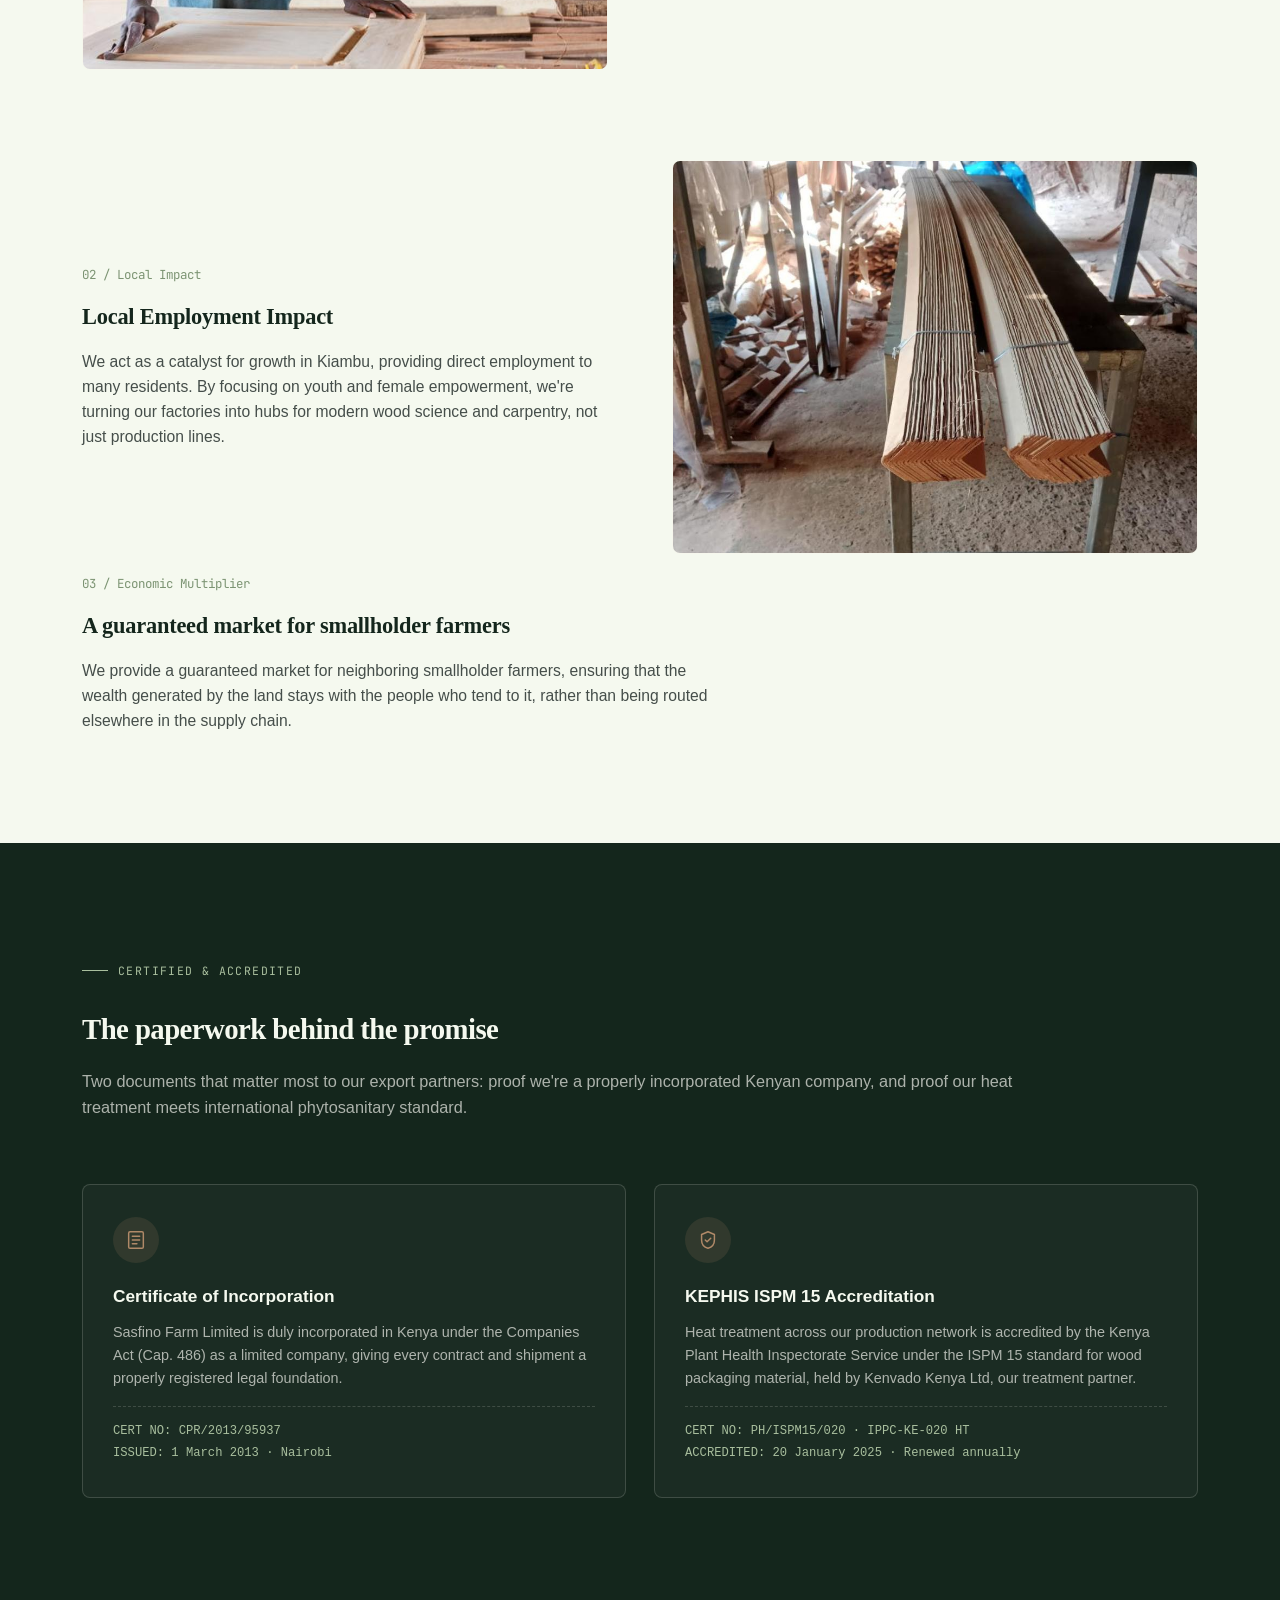
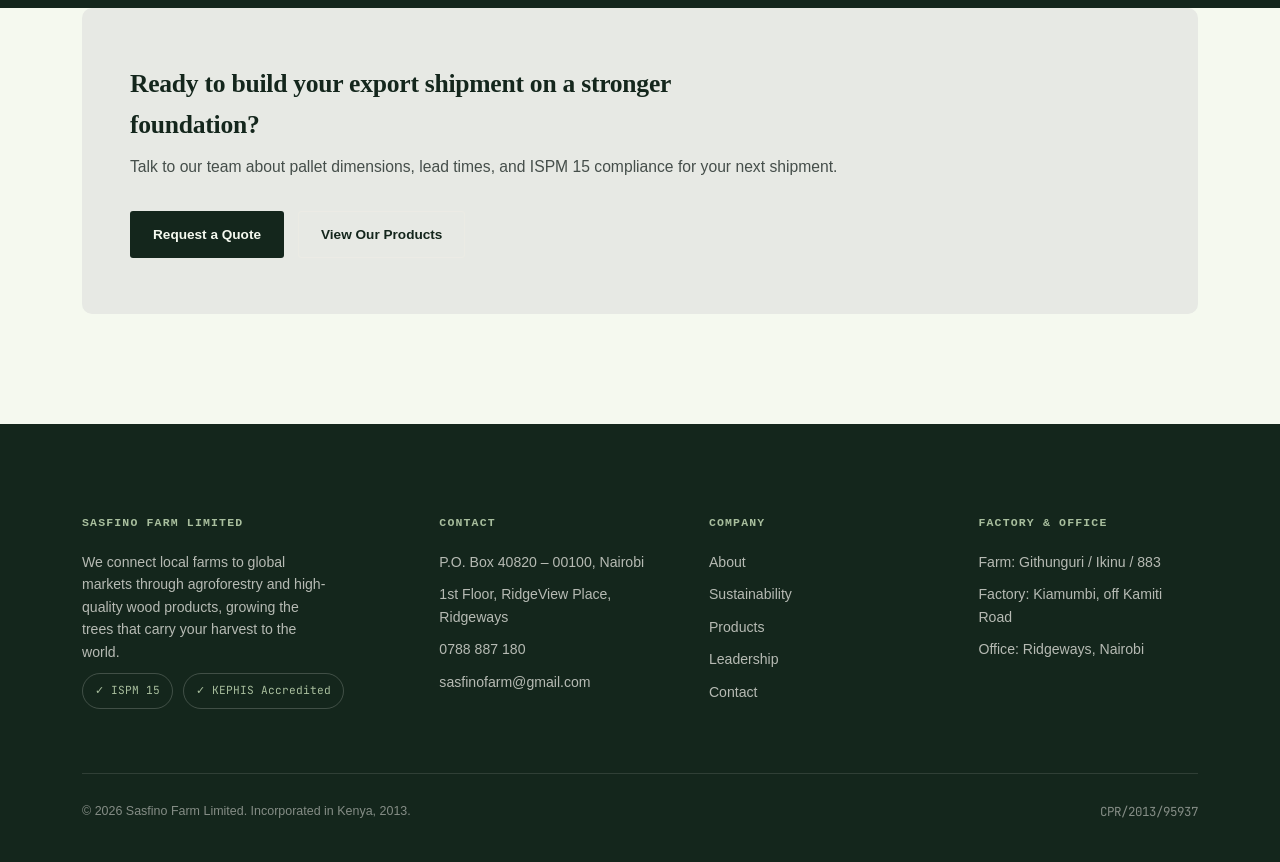
<file: about (1).html>
<!DOCTYPE html>
<html lang="en">
<head>
<meta charset="UTF-8">
<meta name="viewport" content="width=device-width, initial-scale=1.0">
<title>About Us — Sasfino Farm Limited</title>
<link rel="preconnect" href="https://fonts.googleapis.com">
<link rel="preconnect" href="https://fonts.gstatic.com" crossorigin>
<link href="https://fonts.googleapis.com/css2?family=Space+Grotesk:wght@400;500;600;700&family=Inter:wght@400;500;600;700&family=JetBrains+Mono:wght@400;500;700&display=swap" rel="stylesheet">
<link rel="stylesheet" href="style.css">
</head>
<body>

<header class="site-header">
  <div class="wrap">
    <div class="logo">
      <img src="sasfino_logo_2.png" alt="Sasfino Farm Limited" class="logo-img">
    </div>
    <nav class="main-nav">
      <a href="about.html">About</a>
      <a href="index.html#sustainability">Sustainability</a>
      <a href="products.html">Products</a>
      <a href="index.html#leadership">Leadership</a>
      <a href="contact.html">Contact</a>
    </nav>
    <a href="contact.html" class="btn btn-primary">Request Quote</a>
  </div>
</header>

<section class="page-banner">
  <div class="banner-photo" style="background-image:url('slide-reforestation_1.jpg')"></div>
  <div class="banner-overlay"></div>
  <div class="wrap">
    <div class="breadcrumb"><a href="index.html">Home</a> / About Us</div>
    <h1 class="reveal is-visible">Built on Forests, Trusted by Exporters</h1>
    <p class="sub reveal is-visible">From a single certificate of incorporation in 2013 to a KEPHIS-accredited wood products division moving cargo through Mombasa and JKIA, this is how Sasfino Farm Limited grew the trees that carry Kenya's harvest to the world.</p>
  </div>
</section>

<section id="our-story">
  <div class="wrap">
    <div class="story-grid">
      <div class="story-copy reveal">
        <span class="eyebrow">Our Story</span>
        <h2 style="font-size:clamp(1.8rem,3.2vw,2.6rem); font-weight:600; letter-spacing:-0.02em; margin-bottom:26px;">A vital link between the forest and the freight container</h2>
        <p>Sasfino Farm Limited is a premier agroforestry and manufacturing enterprise dedicated to supporting the agricultural sector's global reach. By integrating sustainable silviculture with advanced industrial production, we manage thriving timberlands that provide the raw materials for our high-quality wood products.</p>
        <p>Specializing in the production of durable, export-grade pallets, we serve as a vital link in the international supply chain, ensuring that agricultural exports are transported safely and efficiently. At Sasfino Farm Limited, we believe that the journey of a product begins with the health of our forests, and we are committed to providing the structural foundation that helps local agriculture grow on a global scale.</p>
        <p>Every pallet that leaves our factory in Kiamumbi carries a little of that philosophy with it: the idea that good logistics starts long before a container is sealed, with a well-managed forest, a properly treated board, and a team that takes quality control seriously.</p>
      </div>
      <div class="mission-quote reveal">
        <div class="mq-label">Our Mission</div>
        <p>"We promote growing the trees that carry your harvest to the world."</p>
        <div class="mq-sub">Our mission is to empower agriculture with sustainable logistics solutions. We connect local farms to global markets through innovative agroforestry and high-quality wood products, ensuring the integrity of shipments from factory floor to final port.</div>
      </div>
    </div>
  </div>
</section>

<section style="background:var(--white); border-top:1px solid var(--line); border-bottom:1px solid var(--line);">
  <div class="wrap">
    <div class="section-head reveal">
      <span class="eyebrow">Milestones</span>
      <h2>Twelve years of growing, one ring at a time</h2>
      <p>A short history of how a single incorporation certificate became a working part of Kenya's export infrastructure.</p>
    </div>
    <div class="timeline">
      <div class="timeline-item reveal">
        <span class="tl-year">1 March 2013</span>
        <h4>Sasfino Farm Limited is incorporated</h4>
        <p>Registered in Nairobi under the Companies Act (Cap. 486) as a limited company, Certificate No. CPR/2013/95937 — the founding document behind everything that followed.</p>
      </div>
      <div class="timeline-item reveal">
        <span class="tl-year">2013 Onward</span>
        <h4>A closed-loop forestry model takes root</h4>
        <p>We began managing our timberlands under a simple rule: production should never outpace nature's ability to regenerate. That rule still governs every harvest today.</p>
      </div>
      <div class="timeline-item reveal">
        <span class="tl-year">Ongoing</span>
        <h4>From timber to treated, export-ready pallets</h4>
        <p>Our Wood Products Division grows from a single product line into a full range: standard pallets, air freight pallets, sea freight pallet tops, and angle board corners, all heat-treated to ISPM 15 standard.</p>
      </div>
      <div class="timeline-item reveal">
        <span class="tl-year">20 January 2025</span>
        <h4>ISPM 15 accreditation renewed</h4>
        <p>KEPHIS accredits our heat treatment process under Certificate No. PH/ISPM15/020 (IPPC-KE-020 HT), clearing our wood packaging material for international phytosanitary compliance for a further year.</p>
      </div>
      <div class="timeline-item reveal">
        <span class="tl-year">Today</span>
        <h4>A trusted name at Mombasa and JKIA</h4>
        <p>Our pallets now move through the Port of Mombasa and Jomo Kenyatta International Airport on behalf of horticultural exporters, tea and coffee estates, and freight forwarders across East Africa.</p>
      </div>
    </div>
  </div>
</section>

<section id="leadership-detail">
  <div class="wrap">
    <div class="section-head reveal">
      <span class="eyebrow">Leadership</span>
      <h2>The people who keep every shipment on schedule</h2>
      <p>A team that pairs decades of financial and technical experience with hands-on knowledge of Kenya's export corridors.</p>
    </div>
    <div class="leader-detail-grid">
      <div class="leader-detail-card reveal">
        <div class="avatar">NM</div>
        <h4>Nicholas Munene, CPA</h4>
        <div class="role">Managing Director</div>
        <p>Nicholas, a strategic leader with over 25 years of experience in financial management, oversees the company's long-term vision and market expansion. With a background spanning a Master of Business Administration, a Bachelor of Commerce in Finance, and his Certified Public Accountant qualification, he has a proven track record of driving organizational growth and fostering partnerships. Nicholas is dedicated to positioning the company as a leader in sustainable packaging, ensuring that Kenyan exports reach global markets on high-quality, reliable foundations.</p>
      </div>
      <div class="leader-detail-card reveal">
        <div class="avatar">BK</div>
        <h4>Benjamin Kimani</h4>
        <div class="role">Technical Services Director</div>
        <p>Benjamin brings deep technical expertise in industrial engineering to the team. Responsible for the company's infrastructure and technology integration, he ensures all manufacturing equipment operates at peak efficiency. Benjamin leads the implementation of advanced heat-treatment processes to meet ISPM 15 certification requirements, which are critical for international shipping. His focus stays on technical innovation — reducing material waste while increasing the structural load capacity of every pallet produced.</p>
      </div>
      <div class="leader-detail-card reveal">
        <div class="avatar">CW</div>
        <h4>Cyrus Wachira</h4>
        <div class="role">Production Manager</div>
        <p>Cyrus has a hands-on approach to operational excellence. He manages the day-to-day operations on the manufacturing floor, overseeing a team of skilled technicians and assemblers. Previously, Cyrus worked with clearing and forwarding agencies in Nairobi and Mombasa — a background that shapes how he works today, ensuring every wooden or composite pallet meets rigorous quality-control benchmarks before it ever leaves the facility.</p>
      </div>
      <div class="leader-detail-card reveal">
        <div class="avatar">EG</div>
        <h4>Elijah Goko</h4>
        <div class="role">Finance Manager</div>
        <p>Elijah is a Certified Public Accountant who manages the company's financial health and strategic investments. With extensive experience in Kenyan tax law and industrial cost accounting, he plays a vital role in balancing competitive pricing for clients with the firm's sustainable profitability. Elijah oversees budget allocation for raw material sourcing, including timber from sustainably managed forests, and ensures financial transparency across all domestic and cross-border transactions.</p>
      </div>
    </div>
  </div>
</section>

<section class="blueprint-section" style="padding-bottom:70px;">
  <div class="wrap">
    <div class="section-head reveal">
      <span class="eyebrow">Sustainability & Agroforestry</span>
      <h2>Our forests are a renewable legacy, not a resource to spend down</h2>
      <p>Since our founding in 2013, we've run a closed-loop forestry model that ensures our production never outpaces nature's ability to regenerate.</p>
    </div>

    <div class="split-block">
      <div class="split-photo reveal">
        <img src="slide-reforestation_1.jpg" alt="A Sasfino team member planting a tree seedling">
      </div>
      <div class="split-copy reveal">
        <span class="idx">01 / Sourcing</span>
        <h3 style="color:var(--paper);">Responsible Sourcing</h3>
        <p style="color:rgba(245,244,239,0.72);">We ensure our wood comes from farms and forests managed for biodiversity and ecosystem health, not from land stripped for a single harvest. Every supplier relationship is built around the same long view we take with our own timberlands.</p>
      </div>
    </div>

    <div class="split-block reverse">
      <div class="split-photo reveal">
        <img src="slide-pallets_1.jpg" alt="Stacked, heat-treated Sasfino pallets ready for export">
      </div>
      <div class="split-copy reveal">
        <span class="idx">02 / Regeneration</span>
        <h3 style="color:var(--paper);">Active Reforestation</h3>
        <p style="color:rgba(245,244,239,0.72);">For every tree harvested for production, we promote the planting of multiple seedlings, maintaining a continuous cycle of growth that sequesters carbon and protects local soil quality. It's a simple ratio, and we treat it as non-negotiable.</p>
      </div>
    </div>

    <div class="split-block">
      <div class="split-photo reveal">
        <img src="slide-kiln_1.jpg" alt="Sasfino's heat treatment kiln and timber yard">
      </div>
      <div class="split-copy reveal">
        <span class="idx">03 / Circularity</span>
        <h3 style="color:var(--paper);">Circular Economy</h3>
        <p style="color:rgba(245,244,239,0.72);">We advocate for the repair and reuse of pallets to extend their working lifecycle. Damaged pallets are refurbished for secondary use, while non-serviceable wood is recycled into mulch or biofuel, so as little as possible ever ends up as true waste.</p>
      </div>
    </div>
  </div>
</section>

<section id="manufacturing-soul">
  <div class="wrap">
    <div class="section-head reveal">
      <span class="eyebrow">Manufacturing with a Soul</span>
      <h2>Production that gives back to the community it's built in</h2>
      <p>Our production is coordinated with partner facilities to reduce our carbon footprint and put more of the value back into the local community.</p>
    </div>

    <div class="split-block">
      <div class="split-photo reveal">
        <img src="craftsmanship.jpg" alt="A Sasfino craftsman finishing a timber board by hand">
      </div>
      <div class="split-copy reveal">
        <span class="idx">01 / Craftsmanship</span>
        <h3>Qualified Craftsmanship</h3>
        <p>Managed by expert technicians, our production facilities turn out premium timber boards, heat-treated pallets, treated poles, and artisanal wood products, each one passing through hands that know the material well.</p>
      </div>
    </div>

    <div class="split-block reverse">
      <div class="split-photo reveal">
        <img src="slide-angleboard_1.jpg" alt="Angle board corner reinforcement production">
      </div>
      <div class="split-copy reveal">
        <span class="idx">02 / Local Impact</span>
        <h3>Local Employment Impact</h3>
        <p>We act as a catalyst for growth in Kiambu, providing direct employment to many residents. By focusing on youth and female empowerment, we're turning our factories into hubs for modern wood science and carpentry, not just production lines.</p>
      </div>
    </div>

    <div style="max-width:640px; margin-top:20px;" class="reveal">
      <span class="idx" style="font-family:'JetBrains Mono',monospace; font-size:.78rem; color:var(--sage); margin-bottom:14px; display:block;">03 / Economic Multiplier</span>
      <h3 style="font-size:1.4rem; font-weight:600; margin-bottom:14px; letter-spacing:-0.01em;">A guaranteed market for smallholder farmers</h3>
      <p style="color:var(--slate); font-size:.98rem;">We provide a guaranteed market for neighboring smallholder farmers, ensuring that the wealth generated by the land stays with the people who tend to it, rather than being routed elsewhere in the supply chain.</p>
    </div>
  </div>
</section>

<section class="blueprint-section">
  <div class="wrap">
    <div class="section-head reveal">
      <span class="eyebrow">Certified & Accredited</span>
      <h2>The paperwork behind the promise</h2>
      <p>Two documents that matter most to our export partners: proof we're a properly incorporated Kenyan company, and proof our heat treatment meets international phytosanitary standard.</p>
    </div>
    <div class="cert-grid">
      <div class="cert-card reveal">
        <div class="cert-icon">
          <svg viewBox="0 0 24 24" fill="none" xmlns="http://www.w3.org/2000/svg">
            <rect x="4" y="3" width="16" height="18" rx="1.5" stroke="#B08968" stroke-width="1.6"/>
            <path d="M8 8h8M8 12h8M8 16h5" stroke="#B08968" stroke-width="1.6" stroke-linecap="round"/>
          </svg>
        </div>
        <h4>Certificate of Incorporation</h4>
        <p>Sasfino Farm Limited is duly incorporated in Kenya under the Companies Act (Cap. 486) as a limited company, giving every contract and shipment a properly registered legal foundation.</p>
        <div class="cert-meta">
          CERT NO: CPR/2013/95937<br>
          ISSUED: 1 March 2013 · Nairobi
        </div>
      </div>
      <div class="cert-card reveal">
        <div class="cert-icon">
          <svg viewBox="0 0 24 24" fill="none" xmlns="http://www.w3.org/2000/svg">
            <path d="M12 3l7 3v6c0 4.5-3 8-7 9-4-1-7-4.5-7-9V6l7-3z" stroke="#B08968" stroke-width="1.6" stroke-linejoin="round"/>
            <path d="M9 12l2 2 4-4" stroke="#B08968" stroke-width="1.6" stroke-linecap="round" stroke-linejoin="round"/>
          </svg>
        </div>
        <h4>KEPHIS ISPM 15 Accreditation</h4>
        <p>Heat treatment across our production network is accredited by the Kenya Plant Health Inspectorate Service under the ISPM 15 standard for wood packaging material, held by Kenvado Kenya Ltd, our treatment partner.</p>
        <div class="cert-meta">
          CERT NO: PH/ISPM15/020 · IPPC-KE-020 HT<br>
          ACCREDITED: 20 January 2025 · Renewed annually
        </div>
      </div>
    </div>
  </div>
</section>

<section style="padding-top:0;">
  <div class="wrap">
    <div class="cta-banner reveal">
      <div>
        <h3>Ready to build your export shipment on a stronger foundation?</h3>
        <p>Talk to our team about pallet dimensions, lead times, and ISPM 15 compliance for your next shipment.</p>
      </div>
      <div class="cta-actions">
        <a href="contact.html" class="btn btn-primary">Request a Quote</a>
        <a href="products.html" class="btn btn-ghost">View Our Products</a>
      </div>
    </div>
  </div>
</section>

<footer id="contact">
  <div class="wrap">
    <div class="footer-grid">
      <div>
        <h5>Sasfino Farm Limited</h5>
        <p style="max-width:32ch; color:rgba(245,244,239,0.72);">We connect local farms to global markets through agroforestry and high-quality wood products, growing the trees that carry your harvest to the world.</p>
        <div class="cert-badges">
          <span class="cert-badge">✓ ISPM 15</span>
          <span class="cert-badge">✓ KEPHIS Accredited</span>
        </div>
      </div>
      <div>
        <h5>Contact</h5>
        <p>P.O. Box 40820 – 00100, Nairobi</p>
        <p>1st Floor, RidgeView Place, Ridgeways</p>
        <a href="tel:+254788887180">0788 887 180</a>
        <a href="mailto:sasfinofarm@gmail.com">sasfinofarm@gmail.com</a>
      </div>
      <div>
        <h5>Company</h5>
        <a href="about.html">About</a>
        <a href="index.html#sustainability">Sustainability</a>
        <a href="products.html">Products</a>
        <a href="index.html#leadership">Leadership</a>
        <a href="contact.html">Contact</a>
      </div>
      <div>
        <h5>Factory & Office</h5>
        <p>Farm: Githunguri / Ikinu / 883</p>
        <p>Factory: Kiamumbi, off Kamiti Road</p>
        <p>Office: Ridgeways, Nairobi</p>
      </div>
    </div>
    <div class="footer-bottom">
      <span>© 2026 Sasfino Farm Limited. Incorporated in Kenya, 2013.</span>
      <span class="mono">CPR/2013/95937</span>
    </div>
  </div>
</footer>

<script src="script.js"></script>

</body>
</html>
</file>
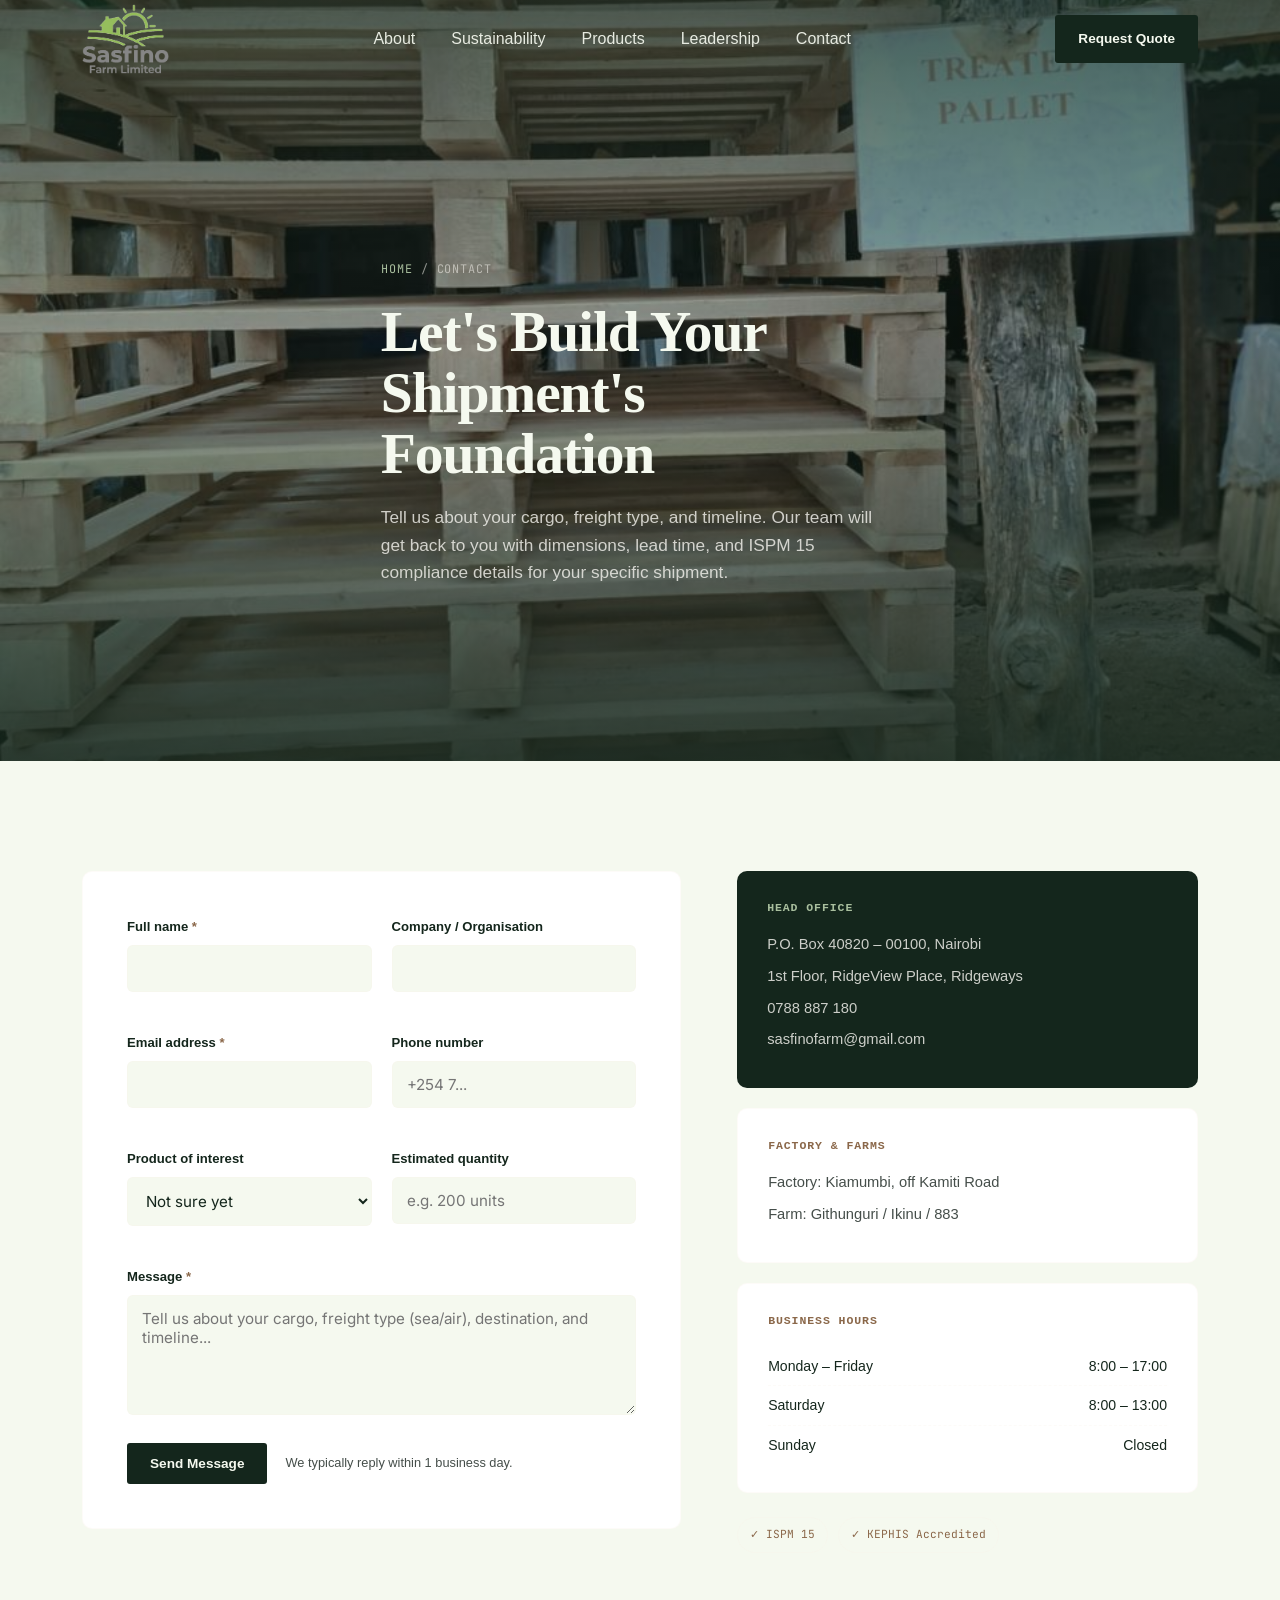
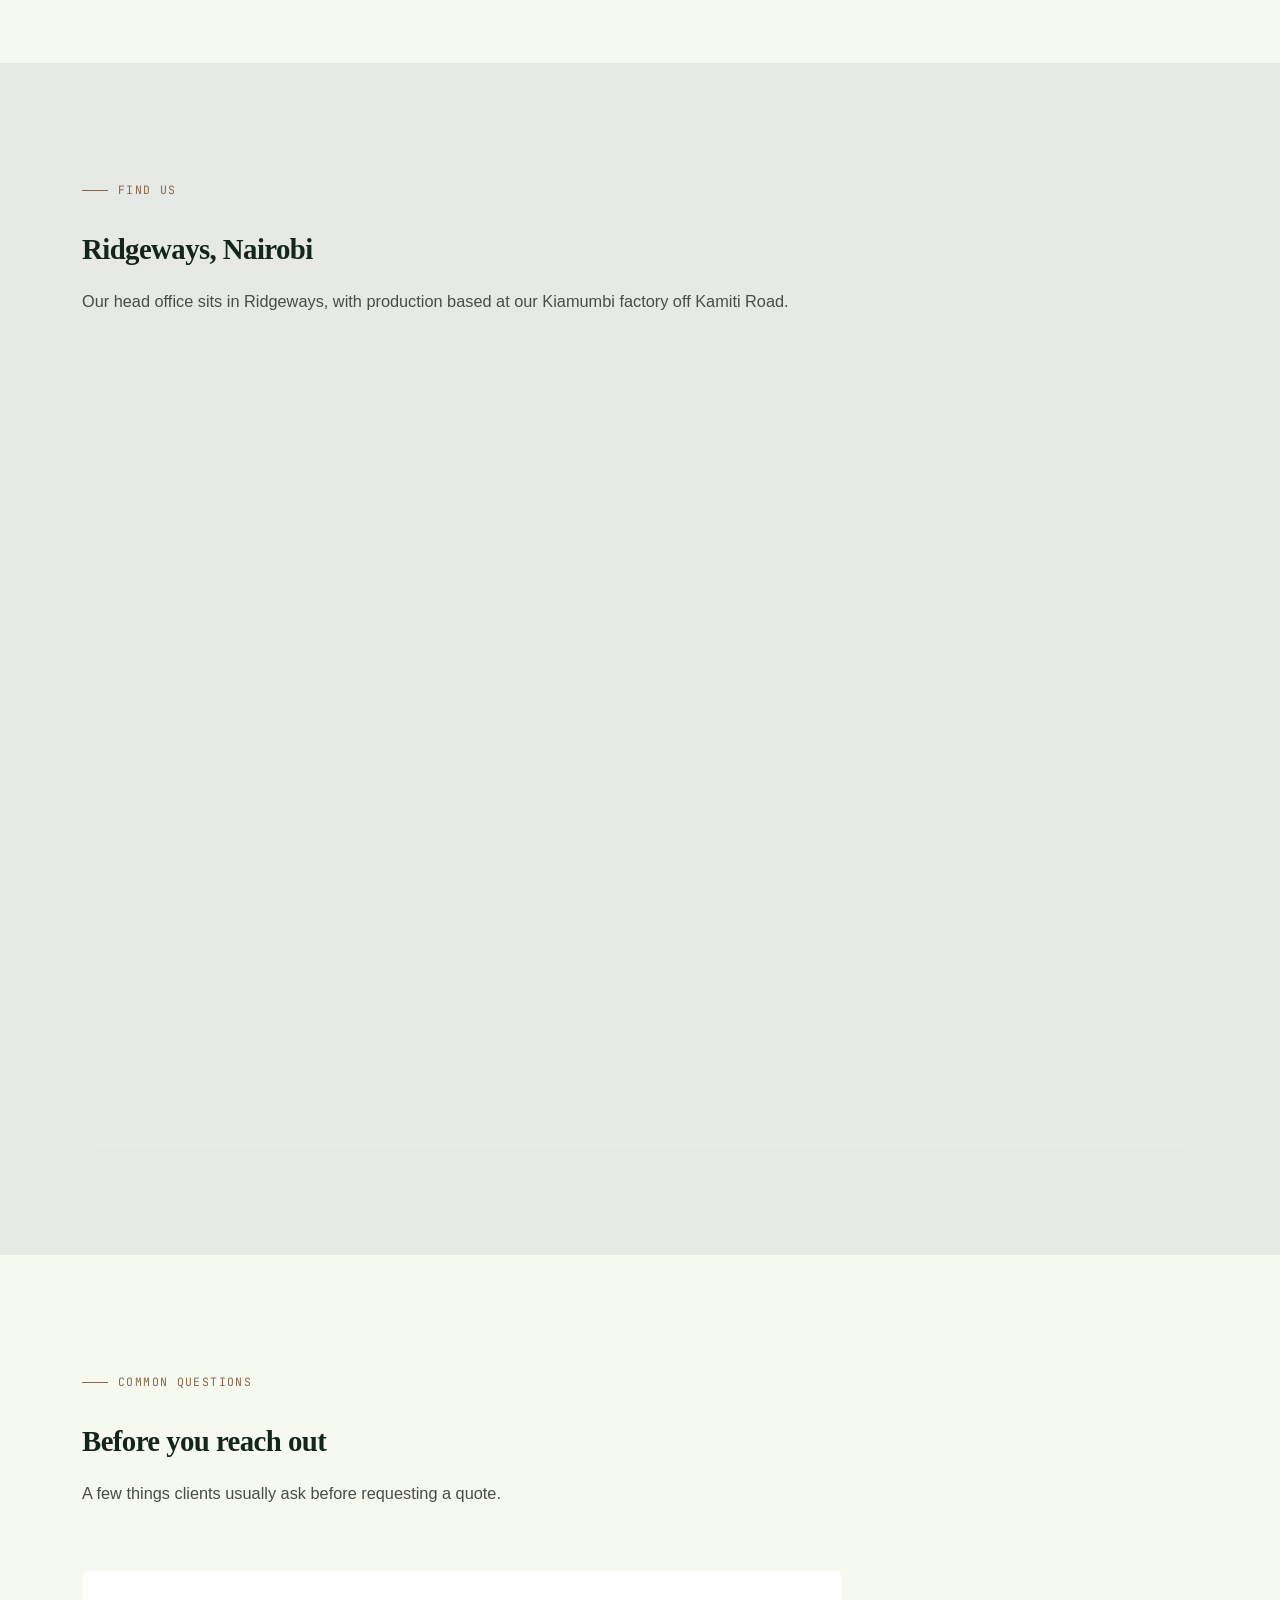
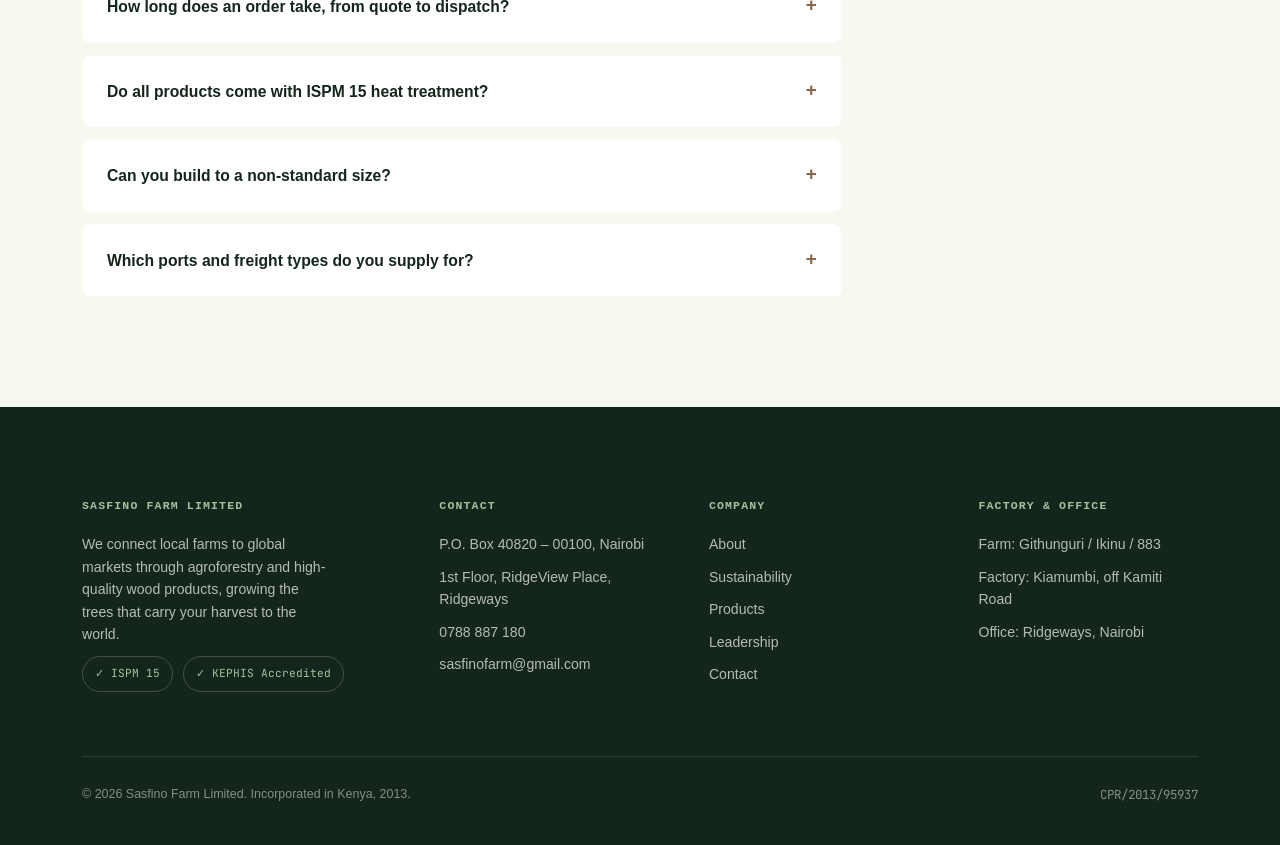
<file: contact.html>
<!DOCTYPE html>
<html lang="en">
<head>
<meta charset="UTF-8">
<meta name="viewport" content="width=device-width, initial-scale=1.0">
<title>Contact — Sasfino Farm Limited</title>
<link rel="preconnect" href="https://fonts.googleapis.com">
<link rel="preconnect" href="https://fonts.gstatic.com" crossorigin>
<link href="https://fonts.googleapis.com/css2?family=Space+Grotesk:wght@400;500;600;700&family=Inter:wght@400;500;600;700&family=JetBrains+Mono:wght@400;500;700&display=swap" rel="stylesheet">
<link rel="stylesheet" href="style.css">
</head>
<body>

<header class="site-header">
  <div class="wrap">
    <div class="logo">
      <img src="sasfino_logo_2.png" alt="Sasfino Farm Limited" class="logo-img">
    </div>
    <nav class="main-nav">
      <a href="about.html">About</a>
      <a href="index.html#sustainability">Sustainability</a>
      <a href="products.html">Products</a>
      <a href="index.html#leadership">Leadership</a>
      <a href="contact.html">Contact</a>
    </nav>
    <a href="contact.html" class="btn btn-primary">Request Quote</a>
  </div>
</header>

<section class="page-banner">
  <div class="banner-photo" style="background-image:url('slide-pallets_1.jpg')"></div>
  <div class="banner-overlay"></div>
  <div class="wrap">
    <div class="breadcrumb"><a href="index.html">Home</a> / Contact</div>
    <h1 class="reveal is-visible">Let's Build Your Shipment's Foundation</h1>
    <p class="sub reveal is-visible">Tell us about your cargo, freight type, and timeline. Our team will get back to you with dimensions, lead time, and ISPM 15 compliance details for your specific shipment.</p>
  </div>
</section>

<section id="contact-main">
  <div class="wrap">
    <div class="contact-grid">

      <div class="contact-form-card reveal" id="contact-form-card">
        <form id="quote-form" novalidate>
          <div class="form-row">
            <div class="form-field" id="field-name">
              <label for="f-name">Full name <span class="req">*</span></label>
              <input type="text" id="f-name" name="name" autocomplete="name" required>
              <div class="form-error-msg">Please enter your name.</div>
            </div>
            <div class="form-field" id="field-company">
              <label for="f-company">Company / Organisation</label>
              <input type="text" id="f-company" name="company" autocomplete="organization">
            </div>
          </div>
          <div class="form-row">
            <div class="form-field" id="field-email">
              <label for="f-email">Email address <span class="req">*</span></label>
              <input type="email" id="f-email" name="email" autocomplete="email" required>
              <div class="form-error-msg">Please enter a valid email address.</div>
            </div>
            <div class="form-field" id="field-phone">
              <label for="f-phone">Phone number</label>
              <input type="tel" id="f-phone" name="phone" autocomplete="tel" placeholder="+254 7...">
            </div>
          </div>
          <div class="form-row">
            <div class="form-field" id="field-product">
              <label for="f-product">Product of interest</label>
              <select id="f-product" name="product">
                <option value="">Not sure yet</option>
                <option value="pallets">Export-Grade Pallets</option>
                <option value="angle">Angle Board Corners</option>
                <option value="tops">Pallet Tops</option>
                <option value="custom">Custom Dimensions</option>
              </select>
            </div>
            <div class="form-field" id="field-quantity">
              <label for="f-quantity">Estimated quantity</label>
              <input type="number" min="0" id="f-quantity" name="quantity" placeholder="e.g. 200 units">
            </div>
          </div>
          <div class="form-field" id="field-message">
            <label for="f-message">Message <span class="req">*</span></label>
            <textarea id="f-message" name="message" required placeholder="Tell us about your cargo, freight type (sea/air), destination, and timeline..."></textarea>
            <div class="form-error-msg">Please add a short message so we know how to help.</div>
          </div>
          <div class="form-submit-row">
            <button type="submit" class="btn btn-primary">Send Message</button>
            <span class="form-note">We typically reply within 1 business day.</span>
          </div>
        </form>

        <div class="contact-success" id="contact-success">
          <div class="cs-icon">✓</div>
          <h3>Message received, thank you.</h3>
          <p>A member of our team will get back to you within one business day. For anything urgent, call us directly at <strong>0788 887 180</strong>.</p>
          <button type="button" class="btn btn-ghost" id="send-another">Send Another Message</button>
        </div>
      </div>

      <div class="contact-info-stack reveal">
        <div class="info-card">
          <h4>Head Office</h4>
          <p>P.O. Box 40820 – 00100, Nairobi</p>
          <p>1st Floor, RidgeView Place, Ridgeways</p>
          <a href="tel:+254788887180">0788 887 180</a>
          <a href="mailto:sasfinofarm@gmail.com">sasfinofarm@gmail.com</a>
        </div>
        <div class="info-card light">
          <h4>Factory & Farms</h4>
          <p>Factory: Kiamumbi, off Kamiti Road</p>
          <p>Farm: Githunguri / Ikinu / 883</p>
        </div>
        <div class="info-card light">
          <h4>Business Hours</h4>
          <div class="hours-row"><span>Monday – Friday</span><span>8:00 – 17:00</span></div>
          <div class="hours-row"><span>Saturday</span><span>8:00 – 13:00</span></div>
          <div class="hours-row"><span>Sunday</span><span>Closed</span></div>
        </div>
        <div class="cert-badges" style="margin-top:4px;">
          <span class="cert-badge" style="color:var(--timber-dark); border-color:var(--line);">✓ ISPM 15</span>
          <span class="cert-badge" style="color:var(--timber-dark); border-color:var(--line);">✓ KEPHIS Accredited</span>
        </div>
      </div>
    </div>
  </div>
</section>

<section style="background:var(--slate-light);">
  <div class="wrap">
    <div class="section-head reveal">
      <span class="eyebrow">Find us</span>
      <h2>Ridgeways, Nairobi</h2>
      <p>Our head office sits in Ridgeways, with production based at our Kiamumbi factory off Kamiti Road.</p>
    </div>
    <div class="map-card reveal">
      <iframe
        src="https://www.google.com/maps?q=Ridgeways,+Nairobi,+Kenya&output=embed"
        loading="lazy"
        referrerpolicy="no-referrer-when-downgrade"
        title="Map showing Sasfino Farm Limited's Ridgeways office in Nairobi">
      </iframe>
    </div>
  </div>
</section>

<section>
  <div class="wrap">
    <div class="section-head reveal">
      <span class="eyebrow">Common questions</span>
      <h2>Before you reach out</h2>
      <p>A few things clients usually ask before requesting a quote.</p>
    </div>
    <div class="faq-list reveal">
      <div class="faq-item">
        <div class="faq-q"><span>How long does an order take, from quote to dispatch?</span><span class="faq-plus">+</span></div>
        <div class="faq-a"><p>Lead time depends on quantity, dimensions, and whether the order is a standard or custom build. Standard-size pallets typically move faster than custom builds, which require dimension sign-off before production starts. Exact timelines are discussed once we understand your order.</p></div>
      </div>
      <div class="faq-item">
        <div class="faq-q"><span>Do all products come with ISPM 15 heat treatment?</span><span class="faq-plus">+</span></div>
        <div class="faq-a"><p>Our export-grade pallets are heat-treated to ISPM 15 as standard, reaching a core temperature of 56°C for 30 minutes. Angle board corners, pallet tops, and custom builds can be heat-treated on request depending on the shipment's destination requirements.</p></div>
      </div>
      <div class="faq-item">
        <div class="faq-q"><span>Can you build to a non-standard size?</span><span class="faq-plus">+</span></div>
        <div class="faq-a"><p>Yes. Where a client's cargo doesn't fit the Kenyan standard or EPAL-grade Euro footprint, our production team builds to the exact dimensions the shipment requires. Mention this in your message and we'll follow up with next steps.</p></div>
      </div>
      <div class="faq-item">
        <div class="faq-q"><span>Which ports and freight types do you supply for?</span><span class="faq-plus">+</span></div>
        <div class="faq-a"><p>Our pallets and angle board corners move through the Port of Mombasa and Jomo Kenyatta International Airport on behalf of horticultural exporters, tea and coffee estates, and freight forwarders across East Africa, for both sea and air freight.</p></div>
      </div>
    </div>
  </div>
</section>

<footer id="contact-footer">
  <div class="wrap">
    <div class="footer-grid">
      <div>
        <h5>Sasfino Farm Limited</h5>
        <p style="max-width:32ch; color:rgba(245,244,239,0.72);">We connect local farms to global markets through agroforestry and high-quality wood products, growing the trees that carry your harvest to the world.</p>
        <div class="cert-badges">
          <span class="cert-badge">✓ ISPM 15</span>
          <span class="cert-badge">✓ KEPHIS Accredited</span>
        </div>
      </div>
      <div>
        <h5>Contact</h5>
        <p>P.O. Box 40820 – 00100, Nairobi</p>
        <p>1st Floor, RidgeView Place, Ridgeways</p>
        <a href="tel:+254788887180">0788 887 180</a>
        <a href="mailto:sasfinofarm@gmail.com">sasfinofarm@gmail.com</a>
      </div>
      <div>
        <h5>Company</h5>
        <a href="about.html">About</a>
        <a href="index.html#sustainability">Sustainability</a>
        <a href="products.html">Products</a>
        <a href="index.html#leadership">Leadership</a>
        <a href="contact.html">Contact</a>
      </div>
      <div>
        <h5>Factory & Office</h5>
        <p>Farm: Githunguri / Ikinu / 883</p>
        <p>Factory: Kiamumbi, off Kamiti Road</p>
        <p>Office: Ridgeways, Nairobi</p>
      </div>
    </div>
    <div class="footer-bottom">
      <span>© 2026 Sasfino Farm Limited. Incorporated in Kenya, 2013.</span>
      <span class="mono">CPR/2013/95937</span>
    </div>
  </div>
</footer>

<script src="script.js"></script>
<script src="contact.js"></script>

</body>
</html>
</file>
<file: style.css>
:root{
    --forest-deep: #14261C;
    --forest-mid: #2B4A37;
    --sage: #7C9473;
    --sage-light: #A9BF9E;
    --slate: #454E4A;
    --slate-light: #E7E9E4;
    --paper: #F5F9EF;
    --white: #FFFFFF;
    --timber: #B08968;
    --timber-dark: #8A6749;
    --line: rgba(20,38,28,0.14);
    --shadow: 0 20px 50px -25px rgba(20,38,28,0.35);
    --ease: cubic-bezier(.22,.9,.32,1);
  }
  *{box-sizing:border-box; margin:0; padding:0;}
  html{scroll-behavior:smooth;}
  body{
    font-family:'DM Sans', sans-serif;
    background:var(--paper);
    color:var(--forest-deep);
    line-height:1.6;
    overflow-x:hidden;
  }
  h1,h2,h3,.display{font-family:'Sora', Manrope;}
  .mono{font-family:'JetBrains Mono', monospace;}
  a{color:inherit; text-decoration:none;}
  img{max-width:100%; display:block;}
  .wrap{max-width:1180px; margin:0 auto; padding:0 32px;}
  ::selection{background:var(--timber); color:var(--white);}

  @media (prefers-reduced-motion: reduce){
    *{animation:none !important; transition:none !important;}
  }

  /* ---------- HEADER ---------- */
  .site-header{
    position:fixed; top:0; left:0; right:0; z-index:100;
    background:transparent;
    backdrop-filter:none;
    border-bottom:1px solid transparent;
    transition:background .4s var(--ease), backdrop-filter .4s var(--ease), border-color .4s var(--ease);
  }
  .site-header.is-scrolled{
    background:rgba(245,249,239,0.92);
    backdrop-filter:blur(10px);
    border-bottom:1px solid var(--line);
  }
  .site-header .wrap{
    display:flex; align-items:center; justify-content:space-between;
    height:78px;
  }
  .logo{display:flex; align-items:center; margin:0; padding:0;}
  .logo-img{height:70px; width:auto; display:block; margin:0; padding:0;}
  nav.main-nav{display:flex; gap:36px;}
  nav.main-nav a{
    font-size:1.0rem; font-weight:500; color:rgba(245,249,239,0.92); position:relative; padding:6px 0;
    transition:color .3s var(--ease);
  }
  nav.main-nav a::after{
    content:''; position:absolute; left:0; bottom:0; width:0; height:2px; background:var(--timber);
    transition:width .3s var(--ease);
  }
  nav.main-nav a:hover{color:var(--timber);}
  nav.main-nav a:hover::after{width:100%;}
  .site-header.is-scrolled nav.main-nav a{color:var(--slate);}
  .site-header.is-scrolled nav.main-nav a:hover{color:var(--forest-deep);}
  .btn{
    display:inline-flex; align-items:center; gap:8px;
    font-size:.85rem; font-weight:600; padding:12px 22px;
    border-radius:3px; cursor:pointer; border:1px solid transparent;
    transition:transform .25s var(--ease), box-shadow .25s var(--ease), background .25s var(--ease);
  }
  .btn-primary{background:var(--forest-deep); color:var(--paper);}
  .btn-primary:hover{background:var(--forest-mid); transform:translateY(-2px); box-shadow:var(--shadow);}
  .btn-outline{border-color:rgba(245,244,239,0.4); color:var(--paper);}
  .btn-outline:hover{background:rgba(245,244,239,0.12); transform:translateY(-2px);}
  .btn-ghost{border-color:var(--line); color:var(--forest-deep);}
  .btn-ghost:hover{border-color:var(--forest-deep);}

  /* ---------- MOBILE NAV TOGGLE ---------- */
  .nav-toggle{
    display:none; flex-direction:column; align-items:center; justify-content:center;
    gap:5px; width:38px; height:38px; padding:0; margin:0; border:none; background:none;
    cursor:pointer; z-index:110; position:relative;
  }
  .nav-toggle span{
    display:block; width:23px; height:2px; border-radius:2px; background:var(--paper);
    transition:transform .3s var(--ease), opacity .3s var(--ease), background .3s var(--ease);
  }
  .site-header.is-scrolled .nav-toggle span{background:var(--forest-deep);}
  .nav-toggle.is-active span:nth-child(1){transform:translateY(7px) rotate(45deg);}
  .nav-toggle.is-active span:nth-child(2){opacity:0;}
  .nav-toggle.is-active span:nth-child(3){transform:translateY(-7px) rotate(-45deg);}
  .site-header.is-scrolled .nav-toggle.is-active span{background:var(--forest-deep);}
  .nav-backdrop{
    position:fixed; inset:0; background:rgba(10,18,13,0.5); opacity:0; pointer-events:none;
    transition:opacity .35s var(--ease); z-index:90;
  }
  .nav-backdrop.is-open{opacity:1; pointer-events:auto;}
  body.nav-locked{overflow:hidden;}

  /* ---------- SLIDESHOW ---------- */
  .slideshow{
    position:relative; height:82vh; min-height:480px; overflow:hidden; background:var(--forest-deep);
  }
  .slideshow .slide{
    position:absolute; top:0; left:0; right:0; bottom:0; background-size:cover; background-position:center;
    opacity:0; transition:opacity 1.4s ease;
  }
  .slideshow .slide.active{opacity:1;}
  .slideshow-overlay{
    position:absolute; top:0; left:0; right:0; bottom:0; pointer-events:none; z-index:1;
    background:linear-gradient(180deg, rgba(20,38,28,0.6) 0%, rgba(20,38,28,0.1) 32%, rgba(20,38,28,0.15) 60%, rgba(20,38,28,0.75) 100%);
  }
  .slide-caption{
    position:absolute; left:0; right:0; bottom:96px; z-index:3;
    display:flex; justify-content:center; padding:0 32px; pointer-events:none;
  }
  .slide-caption span{
    font-family:'DM Sans',Manrope; font-weight:600; letter-spacing:-0.01em; line-height:1.25;
    font-size:clamp(1.15rem,2.4vw,1.9rem); color:var(--paper); text-align:center; max-width:640px;
    background:rgba(20,38,28,0.4); backdrop-filter:blur(6px); border-left:3px solid var(--timber);
    padding:16px 30px; border-radius:4px;
  }
  .slideshow-dots{
    position:absolute; bottom:28px; left:50%; transform:translateX(-50%);
    display:flex; gap:10px; z-index:5;
  }
  .slideshow-dots .dot{
    width:9px; height:9px; border-radius:50%; padding:0; cursor:pointer;
    border:1.5px solid rgba(245,249,239,0.75); background:transparent;
    transition:background .3s var(--ease), border-color .3s var(--ease), transform .3s var(--ease);
  }
  .slideshow-dots .dot.active{background:var(--timber); border-color:var(--timber); transform:scale(1.15);}

  /* ---------- HERO ---------- */
  .hero{
    position:relative; min-height:100vh; display:flex; align-items:flex-end;
    background:linear-gradient(180deg, var(--forest-deep) 0%, #1c3327 55%, #253f2e 100%);
    color:var(--paper); overflow:hidden;
  }
  .hero-illustration{position:absolute; top:0; left:0; right:0; bottom:0; z-index:0;}
  .hero-illustration svg{width:100%; height:100%;}
  .hero-content{position:relative; z-index:2; padding:40px 0 40px;}
  .eyebrow{
    display:inline-flex; align-items:center; gap:10px;
    font-family:'JetBrains Mono',monospace; font-size:.72rem; letter-spacing:.12em; text-transform:uppercase;
    color:var(--sage-light); margin-bottom:26px;
  }
  .eyebrow::before{content:''; width:26px; height:1px; background:var(--sage-light);}
  .hero h1{
    font-size:clamp(2.4rem, 5.4vw, 4.4rem); font-weight:600; line-height:1.04; letter-spacing:-0.02em;
    max-width:15ch; margin-bottom:26px;
  }
  .hero p.sub{
    font-size:1.15rem; max-width:46ch; color:rgba(245,244,239,0.78); margin-bottom:40px; font-weight:400;
  }
  .hero-ctas{display:flex; gap:16px; flex-wrap:wrap; margin-bottom:70px;}
  .stat-strip{
    display:grid; grid-template-columns:repeat(4,1fr); border-top:1px solid rgba(245,244,239,0.18);
    padding-top:28px; max-width:900px;
  }
  .stat-strip div{padding-right:20px;}
  .stat-strip .num{font-family:'DM Sans',monospace; font-size:1.6rem; font-weight:700; color:var(--timber); display:block;}
  .stat-strip .label{font-size:.74rem; color:rgba(245,244,239,0.6); text-transform:uppercase; letter-spacing:.06em; margin-top:4px;}

  /* ---------- reveal ---------- */
  .reveal{opacity:0; transform:translateY(28px); transition:opacity .7s var(--ease), transform .7s var(--ease);}
  .reveal.is-visible{opacity:1; transform:translateY(0);}

  /* ---------- SECTION SHELL ---------- */
  section{padding:110px 0;}
  .section-head{max-width:940px; margin-bottom:64px;}
  .section-head .eyebrow{color:var(--timber-dark);}
  .section-head .eyebrow::before{background:var(--timber-dark);}
  .section-head h2{font-size:clamp(1.8rem,2.2vw,2.6rem); font-weight:600; letter-spacing:-0.02em; color:var(--forest-deep); margin-bottom:16px;}
  .section-head p{color:var(--slate); font-size:1.02rem; max-width:182ch;}

  /* ---------- FEATURE CARDS ---------- */
  .feature-grid{display:grid; grid-template-columns:repeat(4,1fr); gap:2px; background:var(--line); border:1px solid var(--line); border-radius:6px; overflow:hidden;}
  .feature-card{background:var(--white); padding:40px 34px; transition:background .3s var(--ease);}
  .feature-card:hover{background:#fbfaf6;}
  .feature-card .idx{font-family:'DM sans',monospace; font-size:.78rem; color:var(--sage); margin-bottom:22px; display:block;}
  .feature-card h3{font-size:1.2rem; font-weight:600; margin-bottom:12px; letter-spacing:-0.01em;}
  .feature-card p{color:var(--slate); font-size:.94rem;}
  .feature-card .metric{
    margin-top:22px; padding-top:18px; border-top:1px dashed var(--line);
    font-family:'JetBrains Mono',monospace; font-size:.86rem; color:var(--timber-dark); font-weight:700;
  }

  /* ---------- PALLET BLUEPRINT SHOWCASE ---------- */
  .blueprint-section{background:var(--forest-deep); color:var(--paper);}
  .blueprint-section .section-head .eyebrow{color:var(--sage-light);}
  .blueprint-section .section-head .eyebrow::before{background:var(--sage-light);}
  .blueprint-section .section-head h2{color:var(--paper);}
  .blueprint-section .section-head p{color:rgba(245,244,239,0.68);}
  .blueprint-wrap{
    display:grid; grid-template-columns:1.3fr 1fr; gap:60px; align-items:center;
  }
  .blueprint-canvas{
    position:relative; border:1px solid rgba(245,244,239,0.16); border-radius:8px; padding:30px;
    background:
      linear-gradient(rgba(245,244,239,0.045) 1px, transparent 1px) 0 0/28px 28px,
      linear-gradient(90deg, rgba(245,244,239,0.045) 1px, transparent 1px) 0 0/28px 28px,
      #17291f;
  }
  .blueprint-canvas svg{width:100%; height:auto; display:block;}
  .hotspot{cursor:pointer; transition:opacity .25s;}
  .hotspot:hover{opacity:.85;}
  .dim-line{stroke:var(--sage-light); stroke-width:1; opacity:.75;}
  .dim-text{font-family:'DM sans',monospace; font-size:11px; fill:var(--sage-light);}
  .spec-panel{display:flex; flex-direction:column; gap:14px;}
  .spec-item{
    border:1px solid rgba(245,244,239,0.14); border-radius:6px; padding:20px 22px;
    background:rgba(245,244,239,0.03); cursor:pointer; transition:border-color .25s, background .25s;
  }
  .spec-item.active{border-color:var(--timber); background:rgba(176,137,104,0.1);}
  .spec-item .spec-label{font-family:'DM Sans',monospace; font-size:.72rem; letter-spacing:.08em; text-transform:uppercase; color:var(--sage-light); margin-bottom:6px;}
  .spec-item .spec-value{font-size:1.05rem; font-weight:600;}
  .spec-item .spec-detail{font-size:.85rem; color:rgba(245,244,239,0.62); margin-top:6px; max-height:0; overflow:hidden; transition:max-height .35s var(--ease);}
  .spec-item.active .spec-detail{max-height:80px; margin-top:8px;}

  /* ---------- SUSTAINABILITY GRID ---------- */
  .sustain-grid{display:grid; grid-template-columns:repeat(3,1fr); gap:44px;}
  .sustain-item .icon-wrap{
    width:56px; height:56px; border-radius:50%; background:var(--slate-light);
    display:flex; align-items:center; justify-content:center; margin-bottom:24px;
  }
  .sustain-item svg{width:26px; height:26px;}
  .sustain-item h3{font-size:1.15rem; font-weight:600; margin-bottom:10px;}
  .sustain-item p{color:var(--slate); font-size:.94rem;}

  /* ---------- PRODUCTS TABS ---------- */
  .product-tabs{display:flex; gap:8px; margin-bottom:44px; border-bottom:1px solid var(--line); flex-wrap:wrap;}
  .tab-btn{
    font-family:'Inter',sans-serif; font-size:.9rem; font-weight:600; color:var(--slate);
    background:none; border:none; padding:14px 4px; margin-right:34px; cursor:pointer; position:relative;
  }
  .tab-btn::after{content:''; position:absolute; left:0; right:0; bottom:-1px; height:2px; background:transparent; transition:background .25s;}
  .tab-btn.active{color:var(--forest-deep);}
  .tab-btn.active::after{background:var(--timber);}
  .product-panel{display:none; grid-template-columns:1fr 1fr; gap:56px; align-items:center;}
  .product-panel.active{display:grid;}
  .product-visual{
    aspect-ratio:4/3; border-radius:8px; background:var(--forest-deep); position:relative; overflow:hidden;
    border:1px solid var(--line);
  }
  .product-visual svg{position:absolute; top:0; left:0; right:0; bottom:0; width:100%; height:100%;}
  .product-copy h3{font-size:1.5rem; font-weight:600; margin-bottom:14px; letter-spacing:-0.01em;}
  .product-copy p{color:var(--slate); margin-bottom:20px;}
  .spec-list{list-style:none; display:flex; flex-direction:column; gap:10px;}
  .spec-list li{
    display:flex; justify-content:space-between; font-size:.9rem; padding:10px 0; border-bottom:1px solid var(--line);
  }
  .spec-list li span:first-child{color:var(--slate);}
  .spec-list li span:last-child{font-family:'DM Sans',monospace; font-weight:600; color:var(--forest-deep);}

  /* ---------- LEADERSHIP ---------- */
  .leader-grid{display:grid; grid-template-columns:repeat(4,1fr); gap:28px;}
  .leader-card{border:1px solid var(--line); border-radius:6px; padding:26px 22px; background:var(--white);}
  .leader-card .avatar{width:44px; height:44px; border-radius:50%; background:var(--sage); margin-bottom:18px; display:flex; align-items:center; justify-content:center; color:var(--white); font-family:'Space Grotesk',sans-serif; font-weight:700;}
  .leader-card h4{font-size:1.02rem; font-weight:600; margin-bottom:4px;}
  .leader-card .role{font-size:.78rem; color:var(--timber-dark); font-weight:600; text-transform:uppercase; letter-spacing:.05em; margin-bottom:14px;}
  .leader-card p{font-size:.86rem; color:var(--slate);}

  /* ---------- PARTNERS ---------- */
  .partners-section{background:var(--slate-light);}
  .partner-row{display:flex; flex-wrap:wrap; gap:16px; justify-content:center;}
  .partner-chip{
    padding:14px 26px; background:var(--white); border-radius:4px; font-family:'Space Grotesk',sans-serif;
    font-weight:600; font-size:.95rem; color:var(--forest-deep); border:1px solid var(--line);
  }

  /* ---------- FOOTER ---------- */
  footer{background:var(--forest-deep); color:rgba(245,244,239,0.8); padding:90px 0 40px;}
  .footer-grid{display:grid; grid-template-columns:1.4fr 1fr 1fr 1fr; gap:50px; padding-bottom:60px; border-bottom:1px solid rgba(245,244,239,0.12);}
  .footer-grid h5{font-family:'DM Sans',monospace; font-size:.72rem; text-transform:uppercase; letter-spacing:.1em; color:var(--sage-light); margin-bottom:18px;}
  .footer-grid p, .footer-grid a{display:block; font-size:.88rem; margin-bottom:10px; color:rgba(245,244,239,0.72);}
  .footer-grid a:hover{color:var(--white);}
  .cert-badges{display:flex; gap:10px; flex-wrap:wrap; margin-top:6px;}
  .cert-badge{
    display:inline-flex; align-items:center; gap:6px; font-family:'JetBrains Mono',monospace; font-size:.7rem;
    padding:8px 12px; border:1px solid rgba(245,244,239,0.2); border-radius:20px; color:var(--sage-light);
  }
  .footer-bottom{display:flex; justify-content:space-between; align-items:center; padding-top:28px; font-size:.78rem; color:rgba(245,244,239,0.5); flex-wrap:wrap; gap:10px;}

  /* ---------- RESPONSIVE ---------- */
  @media (max-width:960px){
    .nav-toggle{display:flex;}
    .site-header .wrap{justify-content:flex-start; gap:14px;}
    .site-header .logo{margin-right:auto;}
    nav.main-nav{
      position:fixed; top:0; right:0; bottom:0; width:min(320px,82vw); height:100vh;
      display:flex; flex-direction:column; align-items:flex-start; gap:0;
      background:var(--forest-deep); padding:100px 34px 40px; z-index:100;
      transform:translateX(100%); transition:transform .4s var(--ease);
      box-shadow:-16px 0 44px rgba(0,0,0,0.3); overflow-y:auto;
    }
    nav.main-nav.is-open{transform:translateX(0);}
    nav.main-nav a{
      width:100%; padding:16px 0; font-size:1.05rem; color:var(--paper) !important;
      border-bottom:1px solid rgba(245,244,239,0.12);
    }
    nav.main-nav a::after{display:none;}
    .stat-strip{grid-template-columns:repeat(2,1fr); row-gap:20px;}
    .feature-grid{grid-template-columns:1fr;}
    .blueprint-wrap{grid-template-columns:1fr;}
    .sustain-grid{grid-template-columns:1fr; gap:36px;}
    .product-panel.active{grid-template-columns:1fr;}
    .leader-grid{grid-template-columns:repeat(2,1fr);}
    .footer-grid{grid-template-columns:1fr 1fr; gap:36px;}
  }
  @media (max-width:560px){
    .wrap{padding:0 20px;}
    section{padding:70px 0;}
    .leader-grid{grid-template-columns:1fr;}
    .footer-grid{grid-template-columns:1fr;}
    .slide-caption{bottom:70px;}
    .slide-caption span{font-size:1.05rem; padding:13px 22px;}
  }

  /* ============================================================
     ABOUT PAGE — additive components (existing rules untouched)
     ============================================================ */

  /* ---------- INTERIOR PAGE BANNER ---------- */
  .page-banner{
    position:relative; min-height:64vh; display:flex; align-items:flex-end; overflow:hidden;
    background:linear-gradient(180deg, var(--forest-deep) 0%, #1c3327 55%, #253f2e 100%);
    color:var(--paper);
  }
  .page-banner .banner-photo{
    position:absolute; top:0; left:0; right:0; bottom:0; z-index:0;
    background-size:cover; background-position:center;
  }
  .page-banner .banner-overlay{
    position:absolute; top:0; left:0; right:0; bottom:0; z-index:1;
    background:linear-gradient(180deg, rgba(20,38,28,0.72) 0%, rgba(20,38,28,0.4) 45%, rgba(20,38,28,0.88) 100%);
  }
  .page-banner .wrap{position:relative; z-index:2; padding:150px 32px 64px;}
  .page-banner h1{
    font-size:clamp(2.2rem, 4.6vw, 3.6rem); font-weight:600; line-height:1.06; letter-spacing:-0.02em;
    max-width:18ch; margin-bottom:20px;
  }
  .page-banner p.sub{font-size:1.08rem; max-width:52ch; color:rgba(245,244,239,0.8);}
  .breadcrumb{
    display:flex; align-items:center; gap:8px; font-family:'JetBrains Mono',monospace; font-size:.74rem;
    color:rgba(245,244,239,0.55); text-transform:uppercase; letter-spacing:.08em; margin-bottom:22px;
  }
  .breadcrumb a{color:var(--sage-light);}
  .breadcrumb a:hover{color:var(--timber);}

  /* ---------- OUR STORY ---------- */
  .story-grid{display:grid; grid-template-columns:1.1fr .9fr; gap:64px; align-items:start;}
  .story-copy p{color:var(--slate); font-size:1.02rem; margin-bottom:20px;}
  .story-copy p:last-child{margin-bottom:0;}
  .mission-quote{
    background:var(--forest-deep); color:var(--paper); border-radius:8px; padding:40px 36px;
    position:relative; overflow:hidden;
  }
  .mission-quote::before{
    content:'"'; position:absolute; top:-10px; left:20px; font-family:'Space Grotesk',sans-serif;
    font-size:6rem; color:rgba(245,244,239,0.08); line-height:1; font-weight:700;
  }
  .mission-quote .mq-label{
    font-family:'DM Sans',monospace; font-size:.7rem; text-transform:uppercase; letter-spacing:.1em;
    color:var(--sage-light); margin-bottom:16px; position:relative;
  }
  .mission-quote p{
    font-family:'Switzer',sans-serif; font-size:1.35rem; font-weight:500; line-height:1.4;
    position:relative; margin-bottom:22px;
  }
  .mission-quote .mq-sub{
    font-family:'Switzer',sans-serif; font-size:.92rem; font-weight:400; color:rgba(245,244,239,0.68);
    line-height:1.6; position:relative;
  }

  /* ---------- TIMELINE ---------- */
  .timeline{position:relative; display:flex; flex-direction:column; gap:0;}
  .timeline::before{
    content:''; position:absolute; left:11px; top:8px; bottom:8px; width:1px; background:var(--line);
  }
  .timeline-item{position:relative; padding:0 0 44px 46px;}
  .timeline-item:last-child{padding-bottom:0;}
  .timeline-item::before{
    content:''; position:absolute; left:0; top:2px; width:24px; height:24px; border-radius:50%;
    background:var(--white); border:2px solid var(--timber);
  }
  .timeline-item::after{
    content:''; position:absolute; left:9px; top:8px; width:6px; height:6px; border-radius:50%; background:var(--timber);
  }
  .timeline-item .tl-year{
    font-family:'DM Sans',monospace; font-size:.78rem; font-weight:700; color:var(--timber-dark);
    text-transform:uppercase; letter-spacing:.06em; margin-bottom:8px; display:block;
  }
  .timeline-item h4{font-size:1.08rem; font-weight:600; margin-bottom:8px;}
  .timeline-item p{color:var(--slate); font-size:.92rem;}

  /* ---------- DETAILED LEADERSHIP ---------- */
  .leader-detail-grid{display:grid; grid-template-columns:1fr 1fr; gap:28px;}
  .leader-detail-card{
    border:1px solid var(--line); border-radius:8px; padding:34px 32px; background:var(--white);
    transition:box-shadow .3s var(--ease), transform .3s var(--ease);
  }
  .leader-detail-card:hover{box-shadow:var(--shadow); transform:translateY(-3px);}
  .leader-detail-card .avatar{
    width:52px; height:52px; border-radius:50%; background:var(--sage); margin-bottom:20px;
    display:flex; align-items:center; justify-content:center; color:var(--white);
    font-family:'',Switzer; font-weight:700; font-size:1.1rem;
  }
  .leader-detail-card h4{font-size:1.15rem; font-weight:600; margin-bottom:4px;}
  .leader-detail-card .role{
    font-size:.78rem; color:var(--timber-dark); font-weight:600; text-transform:uppercase;
    letter-spacing:.05em; margin-bottom:16px;
  }
  .leader-detail-card p{font-size:.92rem; color:var(--slate); line-height:1.65;}

  /* ---------- SPLIT IMAGE/TEXT BLOCKS ---------- */
  .split-block{display:grid; grid-template-columns:1fr 1fr; gap:64px; align-items:center;}
  .split-block + .split-block{margin-top:90px;}
  .split-block.reverse .split-photo{order:2;}
  .split-block.reverse .split-copy{order:1;}
  .split-photo{border-radius:8px; overflow:hidden; aspect-ratio:4/3; border:1px solid var(--line);}
  .split-photo img{width:100%; height:100%; object-fit:cover; display:block;}
  .split-copy .idx{font-family:'JetBrains Mono',monospace; font-size:.78rem; color:var(--sage); margin-bottom:14px; display:block;}
  .split-copy h3{font-size:1.4rem; font-weight:600; margin-bottom:14px; letter-spacing:-0.01em;}
  .split-copy p{color:var(--slate); font-size:.98rem;}

  /* ---------- CERTIFICATION CARDS ---------- */
  .cert-grid{display:grid; grid-template-columns:repeat(2,1fr); gap:28px;}
  .cert-card{
    border:1px solid rgba(245,244,239,0.16); border-radius:8px; padding:32px 30px;
    background:rgba(245,244,239,0.03);
  }
  .cert-card .cert-icon{
    width:46px; height:46px; border-radius:50%; background:rgba(176,137,104,0.15);
    display:flex; align-items:center; justify-content:center; margin-bottom:20px;
  }
  .cert-card .cert-icon svg{width:22px; height:22px;}
  .cert-card h4{font-size:1.08rem; font-weight:600; margin-bottom:10px; color:var(--paper);}
  .cert-card p{font-size:.9rem; color:rgba(245,244,239,0.68); margin-bottom:16px;}
  .cert-card .cert-meta{
    font-family:'Switzer',monospace; font-size:.76rem; color:var(--sage-light);
    border-top:1px dashed rgba(245,244,239,0.16); padding-top:14px; line-height:1.8;
  }

  /* ---------- CTA BANNER ---------- */
  .cta-banner{
    background:var(--slate-light); border-radius:10px; padding:56px 48px;
    display:flex; align-items:center; justify-content:space-between; gap:32px; flex-wrap:wrap;
  }
  .cta-banner h3{font-size:1.6rem; font-weight:600; letter-spacing:-0.01em; margin-bottom:8px; max-width:52ch;}
  .cta-banner p{color:var(--slate); font-size:.98rem;}
  .cta-banner .cta-actions{display:flex; gap:14px; flex-wrap:wrap;}

  /* ---------- ABOUT PAGE RESPONSIVE ---------- */
  @media (max-width:960px){
    .story-grid{grid-template-columns:1fr; gap:44px;}
    .leader-detail-grid{grid-template-columns:1fr;}
    .split-block{grid-template-columns:1fr; gap:32px;}
    .split-block.reverse .split-photo{order:1;}
    .split-block.reverse .split-copy{order:2;}
    .cert-grid{grid-template-columns:1fr;}
    .cta-banner{flex-direction:column; align-items:flex-start;}
  }
  @media (max-width:560px){
    .page-banner .wrap{padding:130px 20px 48px;}
  }

  /* ============================================================
     PRODUCT TEASER CARDS (Homepage)
     ============================================================ */
  .product-teaser-grid{display:grid; grid-template-columns:repeat(3,1fr); gap:24px;}
  .product-teaser-card{
    display:block; background:var(--white); border:1px solid var(--line); border-radius:8px;
    overflow:hidden; transition:transform .3s var(--ease), box-shadow .3s var(--ease);
  }
  .product-teaser-card:hover{transform:translateY(-4px); box-shadow:var(--shadow);}
  .ptc-visual{aspect-ratio:4/3; overflow:hidden;}
  .ptc-visual svg{width:100%; height:100%; display:block; transition:transform .5s var(--ease);}
  .product-teaser-card:hover .ptc-visual svg{transform:scale(1.06);}
  .product-teaser-card h3{font-size:1.1rem; font-weight:600; margin:22px 24px 8px; letter-spacing:-0.01em;}
  .product-teaser-card p{color:var(--slate); font-size:.9rem; margin:0 24px 18px;}
  .product-teaser-card .ptc-link{
    display:block; margin:0 24px 22px; font-family:'JetBrains Mono',monospace; font-size:.78rem;
    font-weight:700; color:var(--timber-dark); text-transform:uppercase; letter-spacing:.04em;
  }

  /* ============================================================
     PRODUCTS PAGE — comparison table
     ============================================================ */
  .compare-table-wrap{overflow-x:auto; border:1px solid var(--line); border-radius:8px;}
  table.compare-table{width:100%; border-collapse:collapse; min-width:680px; background:var(--white);}
  table.compare-table th, table.compare-table td{
    text-align:left; padding:16px 20px; font-size:.9rem; border-bottom:1px solid var(--line);
  }
  table.compare-table thead th{
    font-family:'Switzer',monospace; font-size:.72rem; text-transform:uppercase; letter-spacing:.06em;
    color:var(--sage); background:var(--slate-light); border-bottom:1px solid var(--line);
  }
  table.compare-table tbody tr{cursor:pointer; transition:background .2s var(--ease);}
  table.compare-table tbody tr:hover, table.compare-table tbody tr.row-active{background:rgba(176,137,104,0.08);}
  table.compare-table tbody tr:last-child td{border-bottom:none;}
  table.compare-table td:first-child{font-weight:600; color:var(--forest-deep); font-family:'Space Grotesk',sans-serif;}
  table.compare-table td.mono-cell{font-family:'Switzer',monospace; color:var(--slate);}
  .compare-hint{font-size:.8rem; color:var(--slate); margin-top:14px; font-style:italic;}

  /* ============================================================
     PRODUCTS PAGE — shipment configurator
     ============================================================ */
  .configurator{
    display:grid; grid-template-columns:1fr 1fr; gap:0; border:1px solid var(--line); border-radius:10px;
    overflow:hidden; background:var(--white);
  }
  .configurator-form{padding:44px; border-right:1px solid var(--line);}
  .configurator-result{padding:44px; background:var(--forest-deep); color:var(--paper);}
  .cf-group{margin-bottom:30px;}
  .cf-group:last-child{margin-bottom:0;}
  .cf-label{
    display:block; font-family:'Switzer',monospace; font-size:.72rem; text-transform:uppercase;
    letter-spacing:.08em; color:var(--timber-dark); margin-bottom:12px; font-weight:700;
  }
  .cf-toggle-row{display:flex; gap:10px; flex-wrap:wrap;}
  .cf-toggle{
    flex:1; min-width:110px; padding:12px 16px; border:1px solid var(--line); border-radius:6px;
    background:var(--paper); font-size:.88rem; font-weight:600; color:var(--slate); cursor:pointer;
    text-align:center; transition:all .2s var(--ease);
  }
  .cf-toggle.active{background:var(--forest-deep); border-color:var(--forest-deep); color:var(--paper);}
  .cf-input{
    width:100%; padding:12px 14px; border:1px solid var(--line); border-radius:6px; font-family:'Inter',sans-serif;
    font-size:.95rem; background:var(--paper); color:var(--forest-deep);
  }
  .cf-input:focus{outline:2px solid var(--sage); outline-offset:1px;}
  .cr-eyebrow{
    font-family:'Switzer',monospace; font-size:.72rem; text-transform:uppercase; letter-spacing:.1em;
    color:var(--sage-light); margin-bottom:14px;
  }
  .cr-product{font-size:1.5rem; font-weight:600; font-family:'Space Grotesk',sans-serif; margin-bottom:18px;}
  .cr-specs{display:flex; flex-direction:column; gap:12px; margin-bottom:22px;}
  .cr-specs div{display:flex; justify-content:space-between; font-size:.88rem; padding-bottom:12px; border-bottom:1px solid rgba(245,244,239,0.14);}
  .cr-specs div span:first-child{color:rgba(245,244,239,0.62);}
  .cr-specs div span:last-child{font-family:'Switzer',monospace; font-weight:600;}
  .cr-note{font-size:.86rem; color:rgba(245,244,239,0.72); margin-bottom:24px; line-height:1.6;}
  .cr-warn{
    font-size:.82rem; color:#e8b98a; background:rgba(232,185,138,0.1); border:1px solid rgba(232,185,138,0.3);
    border-radius:6px; padding:12px 14px; margin-bottom:22px;
  }

  /* ============================================================
     PRODUCTS PAGE — gallery / lightbox
     ============================================================ */
  .gallery-grid{display:grid; grid-template-columns:repeat(4,1fr); gap:16px;}
  .gallery-item{
    aspect-ratio:1; border-radius:8px; overflow:hidden; cursor:pointer; position:relative; border:1px solid var(--line);
  }
  .gallery-item img{width:100%; height:100%; object-fit:cover; transition:transform .5s var(--ease);}
  .gallery-item:hover img{transform:scale(1.08);}
  .gallery-item .gi-label{
    position:absolute; left:0; right:0; bottom:0; padding:12px 14px; font-size:.78rem; font-weight:600;
    color:var(--paper); background:linear-gradient(0deg, rgba(20,38,28,0.85), transparent);
  }
  .lightbox{
    position:fixed; inset:0; background:rgba(20,38,28,0.92); z-index:1000; display:none;
    align-items:center; justify-content:center; padding:40px; cursor:zoom-out;
  }
  .lightbox.is-open{display:flex;}
  .lightbox img{max-width:min(900px,90vw); max-height:80vh; border-radius:8px; box-shadow:0 30px 70px rgba(0,0,0,0.5);}
  .lightbox-caption{
    position:absolute; bottom:36px; left:0; right:0; text-align:center; color:var(--paper);
    font-family:'Switzer',monospace; font-size:.82rem; letter-spacing:.04em;
  }
  .lightbox-close{
    position:absolute; top:28px; right:36px; color:var(--paper); font-size:1.8rem; cursor:pointer; line-height:1;
  }

  /* ============================================================
     CONTACT PAGE
     ============================================================ */
  .contact-grid{display:grid; grid-template-columns:1.3fr 1fr; gap:56px; align-items:start;}
  .contact-form-card{
    background:var(--white); border:1px solid var(--line); border-radius:10px; padding:44px;
  }
  .form-row{display:grid; grid-template-columns:1fr 1fr; gap:20px; margin-bottom:20px;}
  .form-field{margin-bottom:20px;}
  .form-field label{
    display:block; font-size:.82rem; font-weight:600; color:var(--forest-deep); margin-bottom:8px;
  }
  .form-field .req{color:var(--timber-dark);}
  .form-field input, .form-field select, .form-field textarea{
    width:100%; padding:13px 14px; border:1px solid var(--line); border-radius:6px; font-family:'Inter',sans-serif;
    font-size:.95rem; background:var(--paper); color:var(--forest-deep); transition:border-color .2s var(--ease);
  }
  .form-field input:focus, .form-field select:focus, .form-field textarea:focus{
    outline:none; border-color:var(--timber);
  }
  .form-field textarea{resize:vertical; min-height:120px;}
  .form-field.has-error input, .form-field.has-error select, .form-field.has-error textarea{border-color:#c0553a;}
  .form-error-msg{font-size:.78rem; color:#c0553a; margin-top:6px; display:none;}
  .form-field.has-error .form-error-msg{display:block;}
  .form-submit-row{display:flex; align-items:center; gap:18px; margin-top:8px; flex-wrap:wrap;}
  .form-note{font-size:.8rem; color:var(--slate);}
  .contact-success{
    display:none; text-align:center; padding:50px 20px;
  }
  .contact-success.is-visible{display:block;}
  .contact-form-card.is-submitted form{display:none;}
  .cs-icon{
    width:60px; height:60px; border-radius:50%; background:var(--sage); color:var(--white); font-size:1.6rem;
    display:flex; align-items:center; justify-content:center; margin:0 auto 20px;
  }
  .contact-success h3{font-size:1.3rem; font-weight:600; margin-bottom:10px;}
  .contact-success p{color:var(--slate); max-width:40ch; margin:0 auto 24px;}

  .contact-info-stack{display:flex; flex-direction:column; gap:20px;}
  .info-card{
    background:var(--forest-deep); color:var(--paper); border-radius:10px; padding:28px 30px;
  }
  .info-card.light{background:var(--white); color:var(--forest-deep); border:1px solid var(--line);}
  .info-card h4{
    font-family:'Switzer',monospace; font-size:.72rem; text-transform:uppercase; letter-spacing:.08em;
    color:var(--sage-light); margin-bottom:16px;
  }
  .info-card.light h4{color:var(--timber-dark);}
  .info-card p, .info-card a{
    display:block; font-size:.92rem; margin-bottom:8px; color:rgba(245,244,239,0.82);
  }
  .info-card.light p, .info-card.light a{color:var(--slate);}
  .info-card a:hover{color:var(--timber);}
  .info-card .hours-row{display:flex; justify-content:space-between; font-size:.88rem; padding:8px 0; border-bottom:1px dashed var(--line);}
  .info-card .hours-row:last-child{border-bottom:none;}
  .map-card{
    border-radius:10px; overflow:hidden; border:1px solid var(--line); aspect-ratio:16/11; background:var(--slate-light);
  }
  .map-card iframe{width:100%; height:100%; border:0; filter:grayscale(0.15) contrast(1.05);}

  /* FAQ accordion */
  .faq-list{display:flex; flex-direction:column; gap:12px; max-width:760px;}
  .faq-item{border:1px solid var(--line); border-radius:8px; background:var(--white); overflow:hidden;}
  .faq-q{
    display:flex; align-items:center; justify-content:space-between; padding:20px 24px; cursor:pointer;
    font-weight:600; font-size:.98rem; color:var(--forest-deep);
  }
  .faq-q .faq-plus{font-family:'Switzer',monospace; font-size:1.2rem; color:var(--timber-dark); transition:transform .25s var(--ease);}
  .faq-item.open .faq-q .faq-plus{transform:rotate(45deg);}
  .faq-a{max-height:0; overflow:hidden; transition:max-height .35s var(--ease);}
  .faq-a p{padding:0 24px 20px; color:var(--slate); font-size:.92rem;}
  .faq-item.open .faq-a{max-height:200px;}

  /* ---------- PRODUCTS/CONTACT RESPONSIVE ---------- */
  @media (max-width:960px){
    .product-teaser-grid{grid-template-columns:1fr;}
    .configurator{grid-template-columns:1fr;}
    .configurator-form{border-right:none; border-bottom:1px solid var(--line);}
    .gallery-grid{grid-template-columns:repeat(2,1fr);}
    .contact-grid{grid-template-columns:1fr; gap:36px;}
  }
  @media (max-width:560px){
    .form-row{grid-template-columns:1fr;}
    .contact-form-card{padding:28px 22px;}
    .configurator-form, .configurator-result{padding:28px 22px;}
    .gallery-grid{grid-template-columns:1fr 1fr; gap:10px;}
  }

  /* ---------- BETTER SLIDESHOW ---------- */
  :root{
    --pine-950:#10231b;
    --pine-900:#163024;
    --amber-400:#c88a3d;
    --amber-300:#e0aa63;
    --cream-100:#f6f1e6;
    --cream-200:#ece4d3;
    --line:rgba(246,241,230,0.28);
  }

  *{ box-sizing:border-box; }

  .hero-slideshow{
    position:relative;
    width:100%;
    height:100vh;
    min-height:560px;
    max-height:880px;
    overflow:hidden;
    background:var(--pine-950);
    font-family:'Inter', sans-serif;
  }

  /* ---- Slides ---- */
  .slide{
    position:absolute;
    inset:0;
    opacity:0;
    visibility:hidden;
    transition:opacity 1.4s ease;
    background-size:cover;
    background-position:center;
  }
  .slide.is-active{
    opacity:1;
    visibility:visible;
    z-index:1;
  }
  /* slow ambient zoom on the active slide's image layer */
  .slide__img{
    position:absolute;
    inset:0;
    background-size:cover;
    background-position:center;
    transform:scale(1.04);
    transition:transform 8s ease-out;
  }
  .slide.is-active .slide__img{
    transform:scale(1.14);
  }

  /* Gradient scrim for legible text — heavier at bottom-left where copy sits */
  .slide::after{
    content:"";
    position:absolute;
    inset:0;
    background:
      linear-gradient(180deg, rgba(16,35,27,0.15) 0%, rgba(16,35,27,0.20) 45%, rgba(16,35,27,0.72) 100%),
      linear-gradient(90deg, rgba(16,35,27,0.55) 0%, rgba(16,35,27,0.05) 55%);
    z-index:1;
  }

  /* ---- Copy block ---- */
  .hero-copy{
    position:absolute;
    left:0; right:0; bottom:0;
    z-index:2;
    padding: clamp(28px, 6vw, 88px) clamp(20px, 6vw, 88px);
    margin-left:5%;
    margin-bottom:1%;
    display:flex;
    flex-direction:column;
    gap:18px;
    max-width:920px;
  }

  .hero-eyebrow{
    display:inline-flex;
    align-items:center;
    gap:10px;
    align-self:flex-start;
    font-family:'Inter', sans-serif;
    font-weight:600;
    font-size:12.5px;
    letter-spacing:.16em;
    text-transform:uppercase;
    color:var(--amber-300);
    opacity:0;
    transform:translateY(14px);
  }
  .hero-eyebrow::before{
    content:"";
    width:26px;
    height:1px;
    background:var(--amber-300);
  }

  .hero-heading{
    font-family:'Fraunces', serif;
    font-weight:500;
    font-optical-sizing:auto;
    font-style:normal;
    font-size:clamp(2.6rem, 5.6vw, 5.1rem);
    line-height:1.05;
    letter-spacing:-0.01em;
    color:var(--cream-100);
    margin:0;
    opacity:0;
    transform:translateY(22px);
    text-wrap:balance;
  }
  .hero-heading em{
    font-style:italic;
    color:var(--amber-300);
  }

  .hero-subheading{
    font-family:'Inter', sans-serif;
    font-weight:400;
    font-size:clamp(1.05rem, 1.6vw, 1.35rem);
    line-height:1.55;
    color:var(--cream-200);
    max-width:640px;
    margin:0;
    opacity:0;
    transform:translateY(18px);
  }

  /* Staggered entrance, replays each time a slide activates */
  .slide.is-active .hero-eyebrow{ animation:riseIn .8s .25s cubic-bezier(.19,1,.22,1) forwards; }
  .slide.is-active .hero-heading{ animation:riseIn .9s .40s cubic-bezier(.19,1,.22,1) forwards; }
  .slide.is-active .hero-subheading{ animation:riseIn .9s .58s cubic-bezier(.19,1,.22,1) forwards; }

  @keyframes riseIn{
    to{ opacity:1; transform:translateY(0); }
  }

  /* ---- Controls: dots ---- */
  .hero-controls{
    position:absolute;
    right:clamp(20px, 6vw, 88px);
    bottom:clamp(28px, 6vw, 88px);
    z-index:3;
    display:flex;
    align-items:center;
    gap:14px;
  }
  .hero-dots{
    display:flex;
    gap:10px;
  }
  .hero-dot{
    width:34px;
    height:3px;
    background:rgba(246,241,230,0.35);
    border:none;
    cursor:pointer;
    padding:0;
    position:relative;
    overflow:hidden;
    border-radius:2px;
  }
  .hero-dot::after{
    content:"";
    position:absolute;
    inset:0;
    background:var(--amber-300);
    transform:scaleX(0);
    transform-origin:left;
  }
  .hero-dot.is-active::after{
    animation:fillDot linear forwards;
    animation-duration:var(--slide-duration, 6s);
  }
  @keyframes fillDot{
    from{ transform:scaleX(0); }
    to{ transform:scaleX(1); }
  }

  /* ---- Controls: arrows ---- */
  .hero-arrows{
    position:absolute;
    z-index:3;
    top:50%;
    left:0; right:0;
    display:flex;
    justify-content:space-between;
    padding:0 clamp(10px, 2.5vw, 32px);
    transform:translateY(-50%);
    pointer-events:none;
  }
  .hero-arrow{
    pointer-events:auto;
    width:48px; height:48px;
    border-radius:50%;
    border:1px solid var(--line);
    background:rgba(16,35,27,0.35);
    backdrop-filter:blur(6px);
    color:var(--cream-100);
    display:flex;
    align-items:center;
    justify-content:center;
    cursor:pointer;
    transition:background .25s ease, border-color .25s ease, transform .25s ease;
  }
  .hero-arrow:hover{
    background:rgba(200,138,61,0.9);
    border-color:var(--amber-400);
    transform:scale(1.06);
  }
  .hero-arrow svg{ width:18px; height:18px; }

  /* ---- Slide index label ---- */
  .hero-index{
    font-family:'Inter', sans-serif;
    font-size:13px;
    letter-spacing:.08em;
    color:var(--cream-200);
    min-width:46px;
    text-align:right;
  }
  .hero-index strong{ color:var(--cream-100); font-weight:600; }

  @media (max-width:640px){
    .hero-arrows{ display:none; }
    .hero-copy{ max-width:100%; }
    .hero-controls{ right:20px; bottom:20px; }
  }

  @media (prefers-reduced-motion: reduce){
    .slide, .slide__img, .hero-eyebrow, .hero-heading, .hero-subheading, .hero-dot::after{
      animation:none !important;
      transition:opacity .4s ease !important;
      transform:none !important;
    }
  }
</file>
